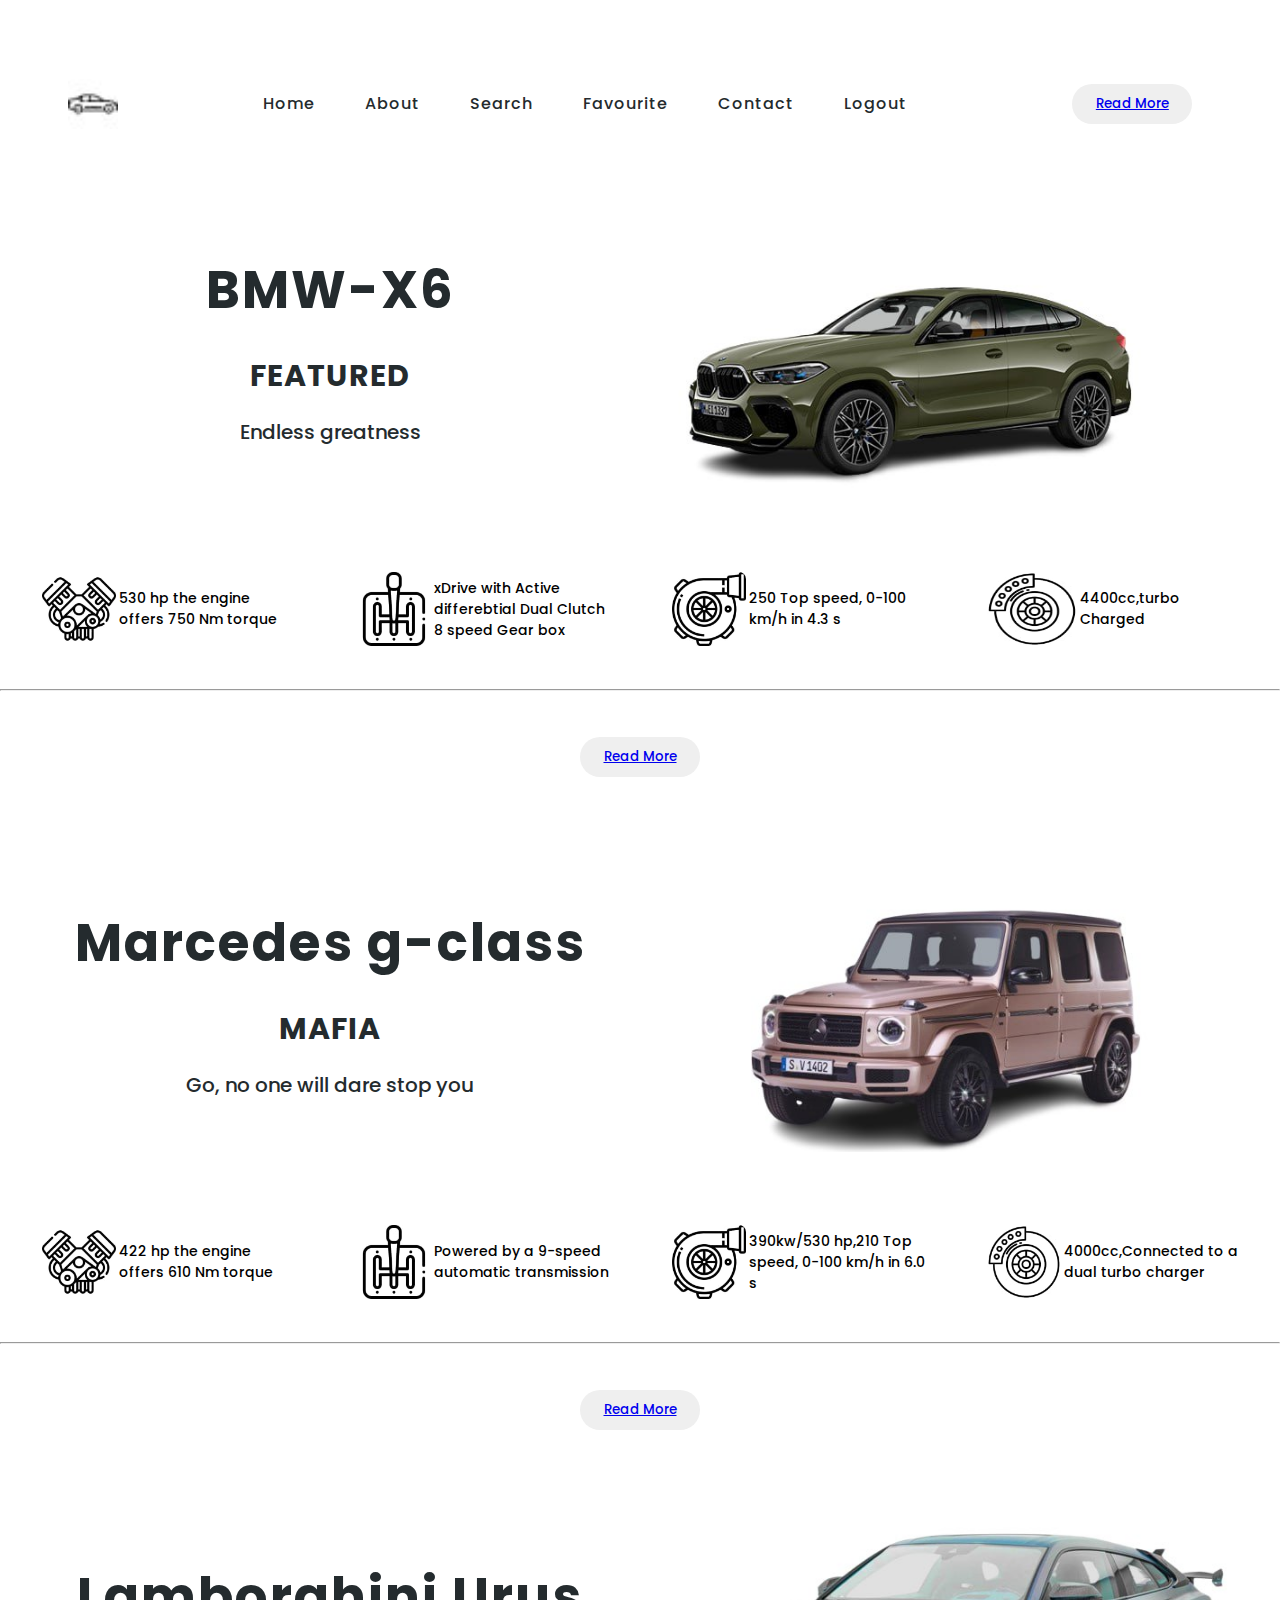
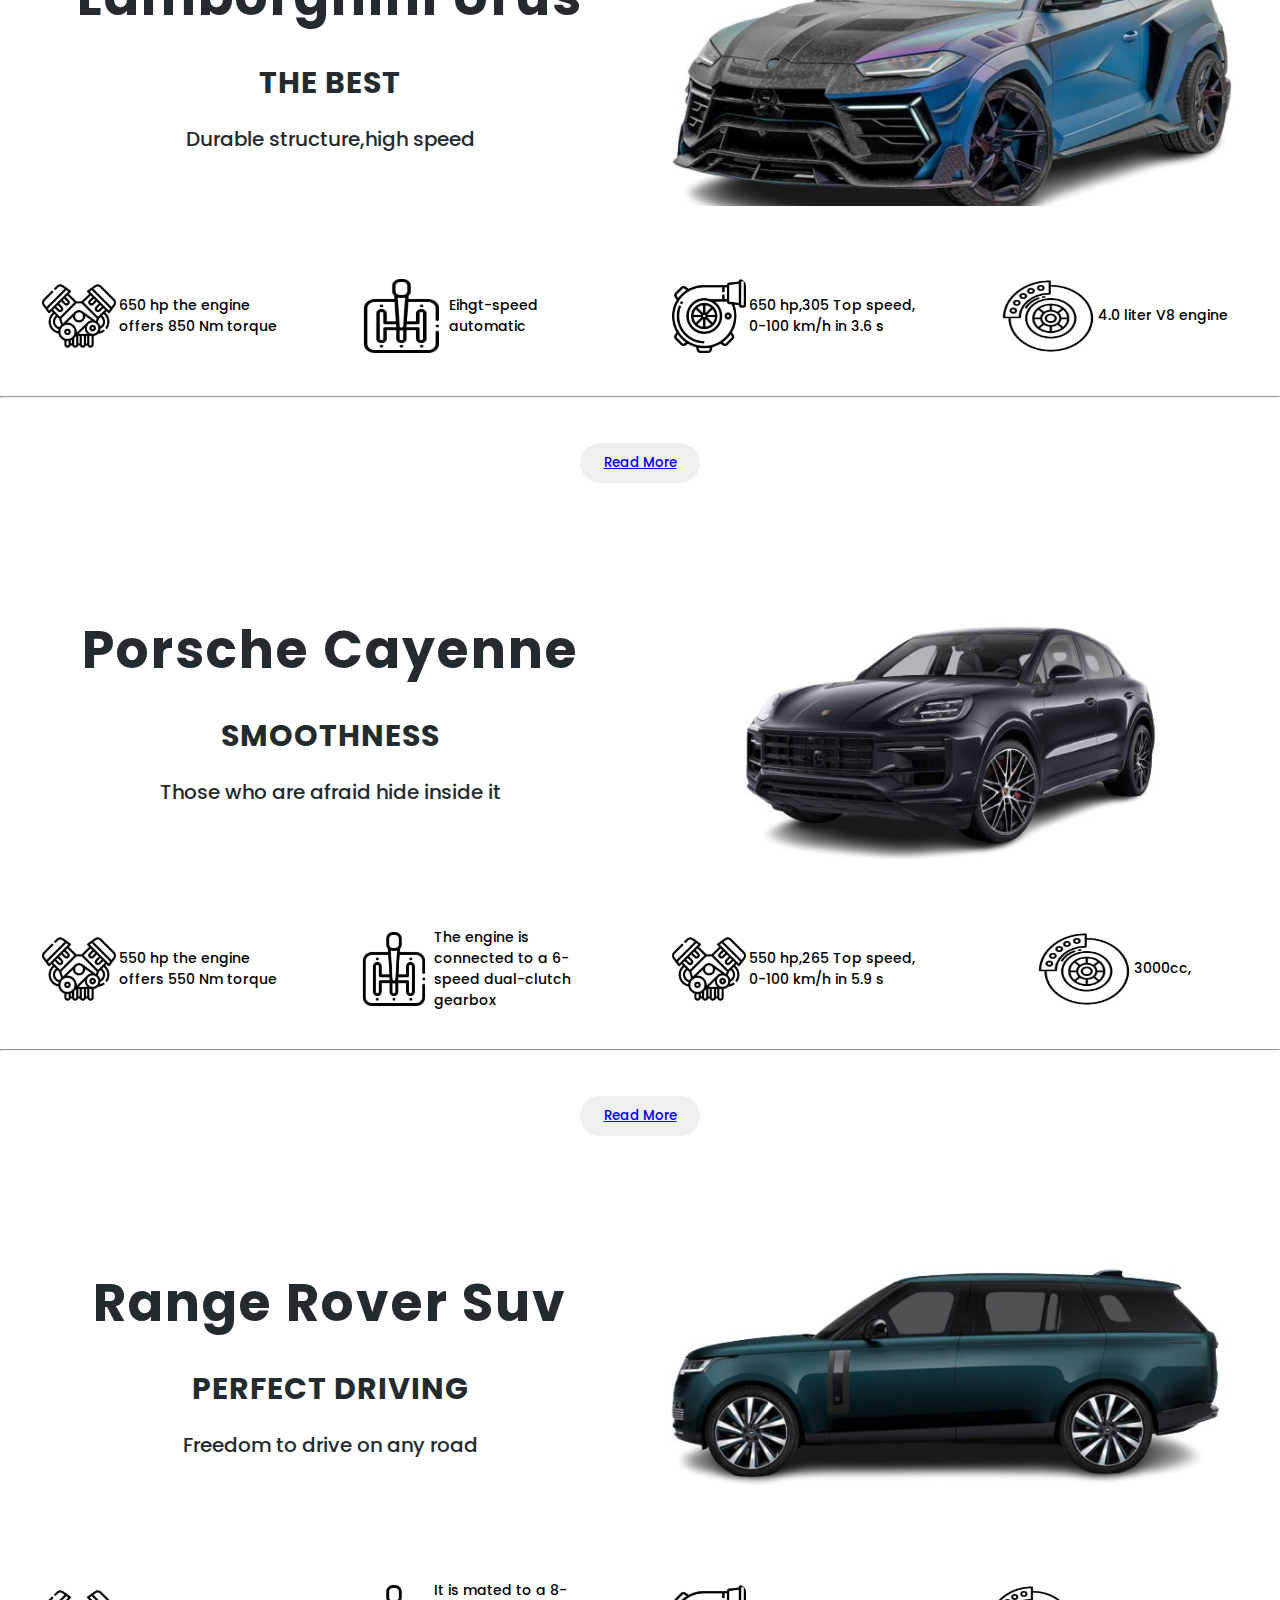
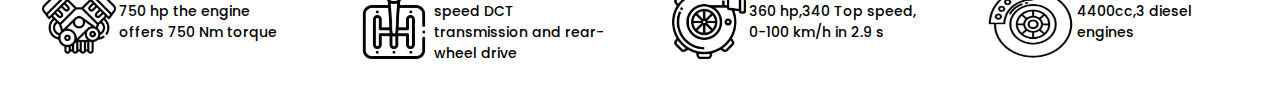
<file: 4X4html.html>
<!DOCTYPE html>
<html lang="en">
<head>
    <meta charset="UTF-8">
    <meta name="viewport" content="width=device-width, initial-scale=1.0">
    <title>4x4 cars</title>
    <link rel="stylesheet" href="4X4css.css">
</head>
<body>
    <p class="mahmoudd">By Mahmoud Ashraf</p>
    <div class="container">
        <div class="header">
            <div class="logo">

            </div>
            <div class="nav">
                <ul>
                    <li><a href="cars.html">Home</a></li>
                    <li><a href="about.html">About</a></li>
                    <li><a href="ser.html"style="--i:3;">Search</a></li>
                    <li><a href="yahya.html">Favourite</a></li>
                    <li><a href="MIna.html">Contact</a></li>
                    <li><a href="index.html" style="--i:6;">Logout</a></li>
                </ul>
            </div>
            <div class="buttons">
                <button><a href="https://www.bmwusa.com/vehicles/x-models/x6/sports-activity-coupe/overview.html"target="_blauk">Read More</a></button>
                

            </div>
        </div>
         
         <div class="main_content">
            <div class="content">
                <h1>BMW-X6 <br><span>FEATURED</span></h1>
                <p>Endless greatness</p>
            </div>
            <div class="car_img">
                 
            </div>
         </div>
        <div class="futures">
            <div class="engine">
                <img src="engine.jpeg">
                <p>530 hp the engine offers 750 Nm torque</p>
            </div>
            <div class="transmission">
                <img src="trans.jpeg">
                <p>xDrive with Active differebtial Dual Clutch 8 speed Gear box</p>
            </div>
            <div class="power">
                <img src="turbo.jpeg">
                <p>250 Top speed, 0-100 km/h in 4.3 s</p>
            </div>
            <div class="brake">
                <img src="brackes.jpeg">
                <p>4400cc,turbo Charged</p>
            </div>
        </div>
    </div>
   

<hr>





    

    <div class="containerg">
            <div class="headerg">
                
                <div class="buttonsg">
                    <button><a href="https://www.mercedes-benz.com.eg/en/passengercars/models/suv/g-class/overview.html"target="_blauk">Read More</a></button>
                    

                </div>
            </div>
            
            <div class="main_contentg">
                <div class="contentg">
                    <h1>Marcedes g-class<br><span>MAFIA</span></h1>
                    <p>Go, no one will dare stop you</p>
                </div>
                <div class="car_imgg">
                    
                </div>
            </div>
            <div class="futuresg">
                <div class="engineg">
                    <img src="engine.jpeg">
                    <p>422 hp the engine offers 610 Nm torque</p>
                </div>
                <div class="transmissiong">
                    <img src="trans.jpeg">
                    <p>Powered by a 9-speed automatic transmission</p>
                </div>
                <div class="powerg">
                    <img src="turbo.jpeg">
                    <p>390kw/530 hp,210 Top speed, 0-100 km/h in 6.0 s</p>
                </div>
                <div class="brakeg">
                    <img src="brackes.jpeg">
                    <p>4000cc,Connected to a dual turbo charger</p>
                </div>
            </div>
        </div>
    
<hr>    








    <div class="containerlm">
        <div class="headerlm">
            
            <div class="buttonslm">
                <button><a href="https://www.lamborghini.com/en-en/history/urus"target="_blauk">Read More</a></button>
                

            </div>
        </div>
         
         <div class="main_contentlm">
            <div class="contentlm">
                <h1>Lamborghini Urus <br><span>The Best</span></h1>
                <p>Durable structure,high speed</p>
            </div>
            <div class="car_imglm">
                 
            </div>
         </div>
        <div class="futureslm">
            <div class="enginelm">
                <img src="engine.jpeg">
                <p>650 hp the engine offers 850 Nm torque</p>
            </div>
            <div class="transmissionlm">
                <img src="trans.jpeg">
                <p>Eihgt-speed automatic</p>
            </div>
            <div class="powerlm">
                <img src="turbo.jpeg">
                <p>650 hp,305 Top speed, 0-100 km/h in 3.6 s</p>
            </div>
            <div class="brakelm">
                <img src="brackes.jpeg">
                <p>4.0 liter V8 engine</p>
            </div>
        </div>
    </div> 
    
    
<hr>










    <div class="containerpo">
        <div class="headerpo">
            
            <div class="buttonspo">
                <button><a href="https://www.porsche.com/international/models/cayenne/"target="_blauk">Read More</a></button>
                

            </div>
        </div>
         
         <div class="main_contentpo">
            <div class="contentpo">
                <h1>Porsche Cayenne <br><span>Smoothness</span></h1>
                <p>Those who are afraid hide inside it</p>
            </div>
            <div class="car_imgpo">
                 
            </div>
         </div>
        <div class="futurespo">
            <div class="enginepo">
                <img src="engine.jpeg">
                <p>550 hp the engine offers 550 Nm torque</p>
            </div>
            <div class="transmissionpo">
                <img src="trans.jpeg">
                <p>The engine is connected to a 6-speed dual-clutch gearbox</p>
            </div>
            <div class="powerpo">
                <img src="engine.jpeg">
                <p>550 hp,265 Top speed, 0-100 km/h in 5.9 s</p>
            </div>
            <div class="brakepo">
                <img src="brackes.jpeg">
                <p>3000cc,</p>
            </div>
        </div>
    </div>



<hr>









    <div class="containerr">
        <div class="headerr">
            
            <div class="buttonsr">
                <button><a href="https://www.landrover.com/range-rover/range-rover/index.html"target="_blauk">Read More</a></button>
                

            </div>
        </div>
         
         <div class="main_contentr">
            <div class="contentr">
                <h1>Range Rover Suv <br><span>Perfect Driving</span></h1>
                <p>Freedom to drive on any road</p>
            </div>
            <div class="car_imgr">
                 
            </div>
         </div>
        <div class="futuresr">
            <div class="enginer">
                <img src="engine.jpeg">
                <p>750 hp the engine offers 750 Nm torque</p>
            </div>
            <div class="transmissionr">
                <img src="trans.jpeg">
                <p>It is mated to a 8-speed DCT transmission and rear-wheel drive</p>
            </div>
            <div class="powerr">
                <img src="turbo.jpeg">
                <p>360 hp,340 Top speed, 0-100 km/h in 2.9 s</p>
            </div>
            <div class="braker">
                <img src="brackes.jpeg">
                <p>4400cc,3 diesel engines</p>
            </div>
        </div>
    </div>


</body>

</html>
</file>
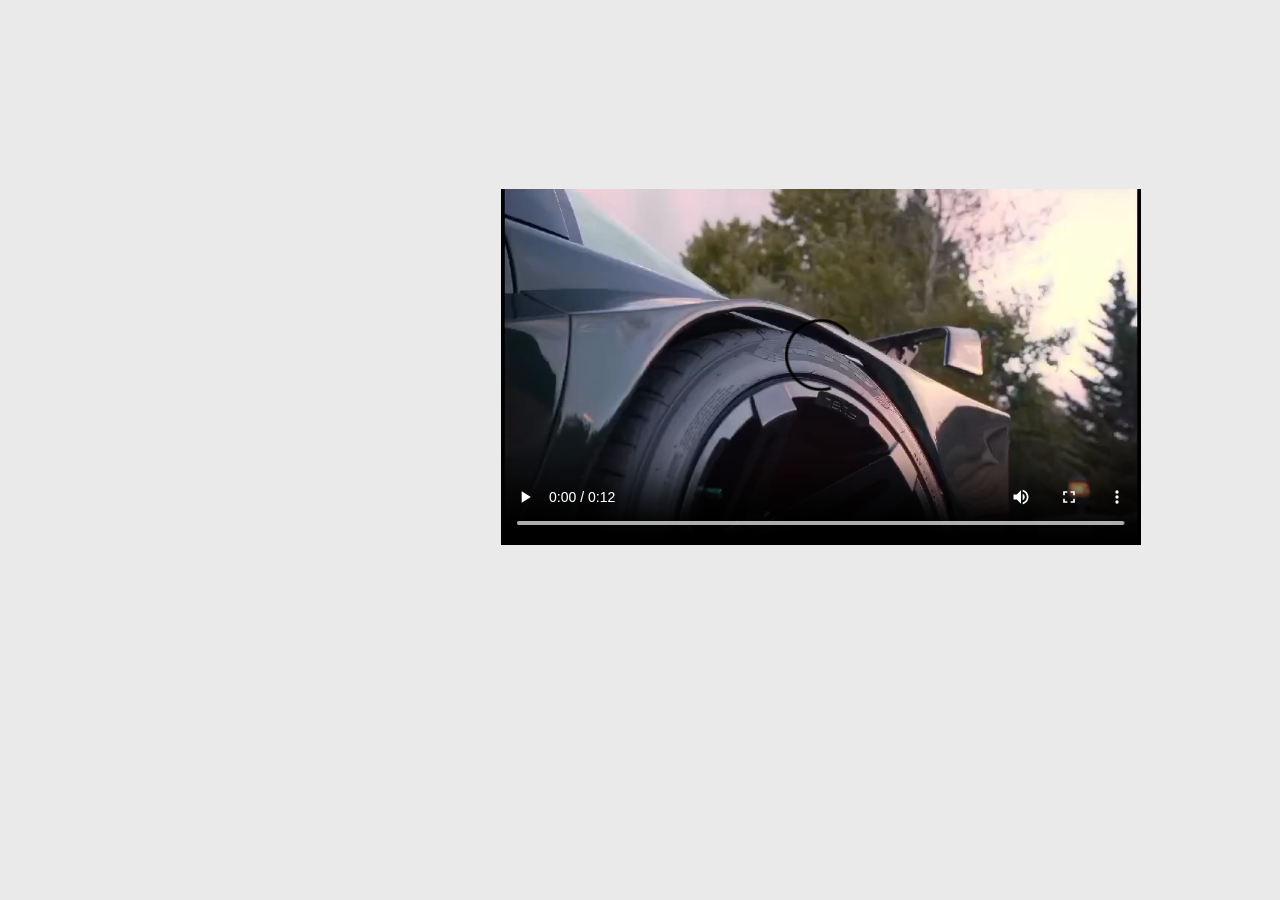
<file: about.html>
<!DOCTYPE html>
<html lang="en">
<head>
    <meta charset="UTF-8">
    <meta name="viewport" content="width=device-width, initial-scale=1.0">
    <title>Document</title>
    <link rel="stylesheet" href="about.css">
</head>
<body>
    <header class="header">
        <p class="logo">Cars</p>
        <p class="mahmoud">By Mahmoud</p>
        <nav class="navbar">
            <a href="cars.html"style="--i:1;">Home</a>
            <a href="#"  class="active"style="--i:2;">About</a>
            <a href="ser.html"style="--i:3;">Search</a>
            <a href="yahya.html"style="--i:4;">Favourite</a>
            <a href="MIna.html"style="--i:5;">Contact</a>
            <a href="index.html" style="--i:6;">Logout</a>
            
        </nav>
    </header>
    <div class="create">
        <h2>Done By..</h2>
    </div>
    <div class="about">
        <p>"Mahmoud Hossam"</p>
        <br>
        <p>"Mahmoud Ashraf"</p>
        <br>
        <p>"Yassin Yasser"</p>
        <br>
        <p>"Mina Hany"</p>
        <br>
        <p>"Yahya"</p>
    </div>
    <div class="videoo">
        <video controls autoplay>
            <source src="videoo.mp4" type="video/mp4">
            Your browser does not support the video tag.
        </video>
    </div>
</body>
</html>
</file>
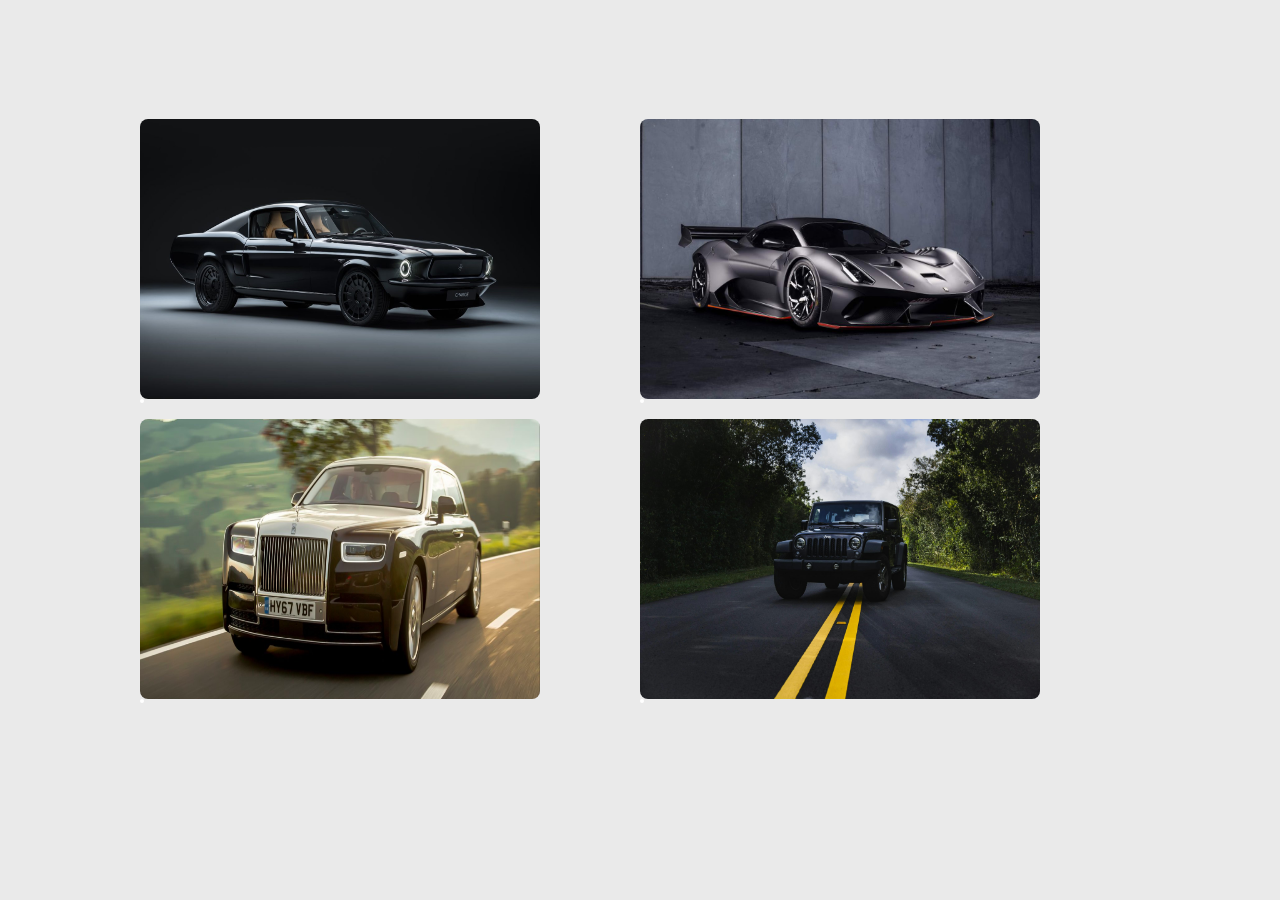
<file: mahmoud.html>
<!DOCTYPE html>
<html lang="en">
<head>
    <meta charset="UTF-8">
    <meta name="viewport" content="width=device-width, initial-scale=1.0">
    <title>Document</title>
    <link rel="stylesheet" href="style.css">
</head>
<body>
  <header class="header">
    <p class="logo">Cars Types</p>
    <p class="mahmoud">By Mahmoud</p>
    <nav class="navbar">
        <a href="cars.html"style="--i:1;">Home</a>
        <a href="about.html"style="--i:2;">About</a>
        <a href="ser.html"style="--i:3;">Search</a>
        <a href="yahya.html"style="--i:4;">Favourite</a>
        <a href="MIna.html"style="--i:5;">Contact</a>
        <a href="index.html" style="--i:6;">Logout</a>

        <div class="home">
            <div class="img">
                
            </div>
        </div>
        
    </nav>
</header>

<a href="sport.html" class="card">
    <div class="image-box">
        <img src="ferrari.jpg" >
    </div>
    <div class="content">
        <h2>Race Cars</h2>
        <p>
            Want to race haaaah...
        </p>
    </div>
</a>

<a href="4X4html.html" class="card">
    <div class="image-box">
        <img src="jeep" >
    </div>
    <div class="content">
        <h2>4x4 Cars</h2>
        <p>
            If you want to climb...you must have one.
        </p>
    </div>
</a>


<a href="yahya2.html" class="card1">
    <div class="image-box">
        <img src="mustang.jpg" >
    </div>
    <div class="content">
        <h2>Classic Cars</h2>
        <p>
            "Old is gold"...Sha5bat 3ala el kalam.
        </p>
    </div>
</a>


<a href="MIna2.html" class="card1">
    <div class="image-box">
        <img src="rolls.png">
    </div>
    <div class="content">
        <h2>Luxury Cars</h2>
        <p>
            I think you can't afford it.
        </p>
    </div>
</a>
<audio autoplay>
    <source src="audioo.wav" type="audio/mpeg">
</audio>
</body>
</html>
</file>
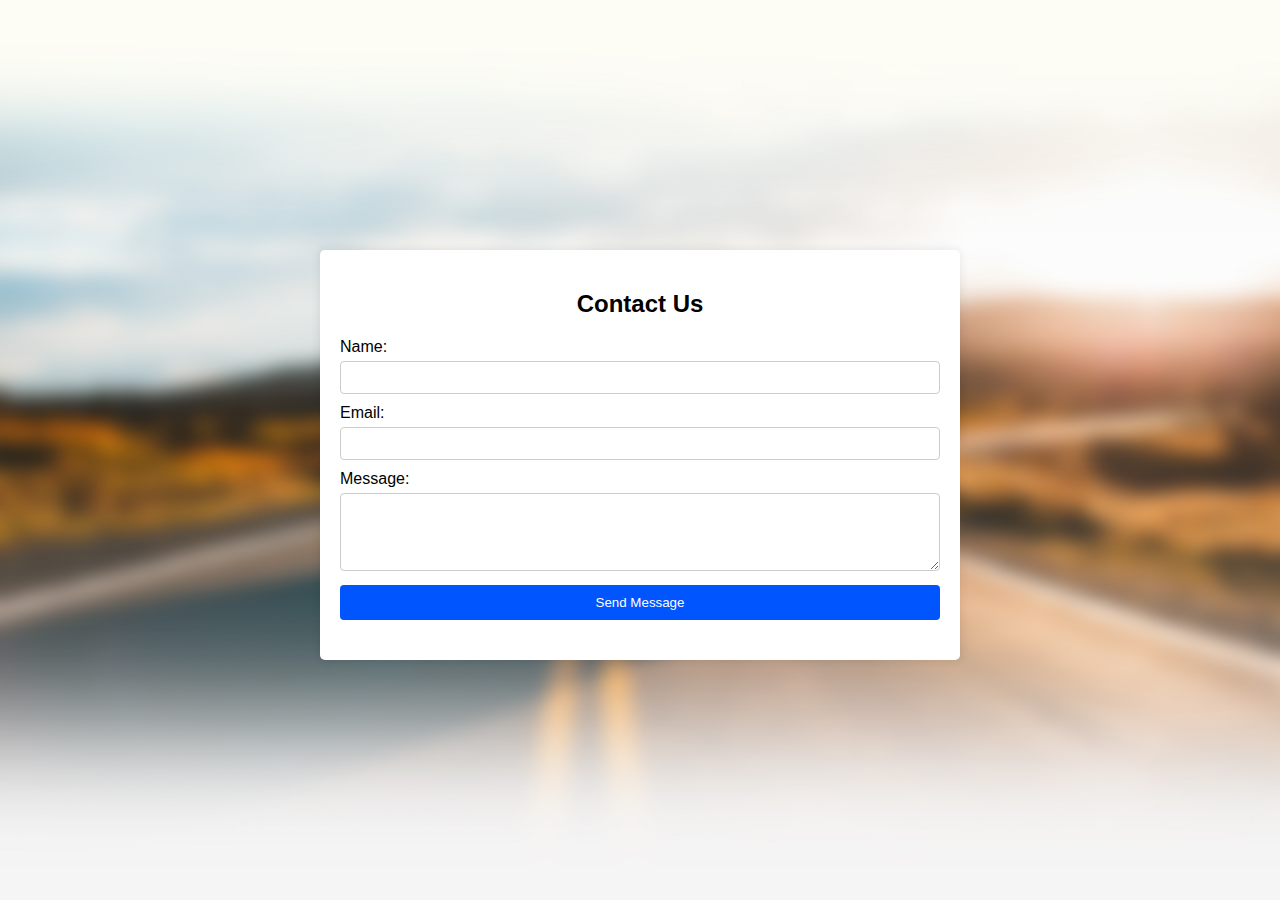
<file: MIna.html>
<!DOCTYPE html>
<html lang="en">
<head>
  <meta charset="UTF-8">
  <meta name="viewport" content="width=device-width, initial-scale=1.0">
  <title>Contact Us</title>
  <link rel="stylesheet" href="Css.css">
</head>
<body>
  <header class="header">
    <p class="logo">Cars</p>
    <p class="mina">By Mina</p>
    <nav class="navbar">
        <a href="cars.html"style="--i:1;">Home</a>
        <a href="about.html" style="--i:2;">About</a>
        <a href="yahya.html"style="--i:3;">Favourite</a>
        <a href="ser.html"style="--i:4;">Search</a>
        <a href="MIna.html" style="--i:5;">Contact</a>
        <a href="index.html"style="--i:6;">Logout</a>
    </nav>
</header>
  <div class="container">
    <h2>Contact Us</h2>
    <form id="contact-form">
      <label for="name">Name:</label>
      <input type="text" id="name" name="name" required>
      
      <label for="email">Email:</label>
      <input type="email" id="email" name="email" required>
      
      <label for="message">Message:</label>
      <textarea id="message" name="message" rows="4" required></textarea>
      
      <button type="submit">Send Message</button>
    </form>
    <div id="response"></div>
  </div>

  <script src="MM.js"></script>
</body>
</html>
</file>
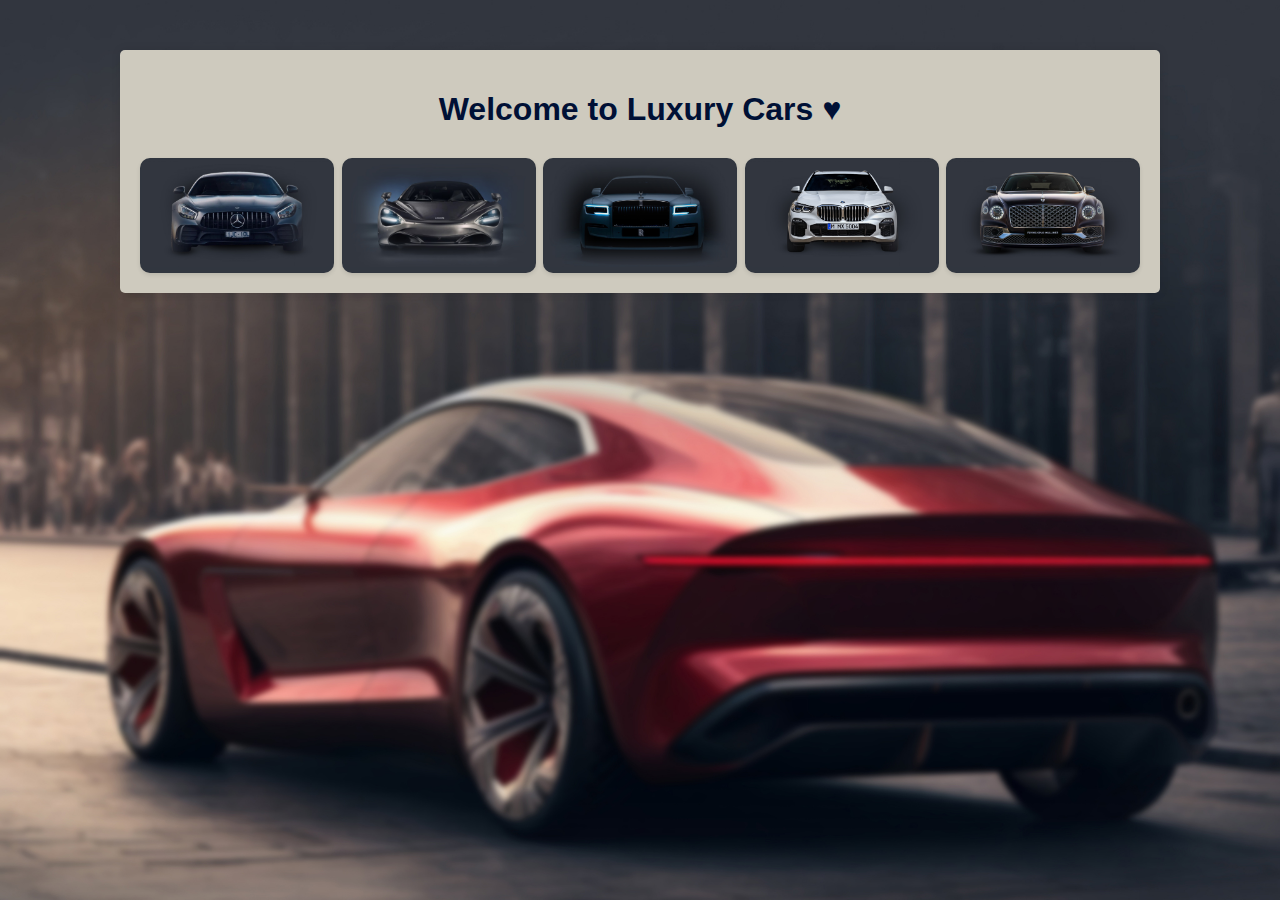
<file: MIna2.html>
<!DOCTYPE html>
<html lang="en">
<head>
  <meta charset="UTF-8">
  <meta name="viewport" content="width=device-width, initial-scale=1.0">
  <title>Luxury Cars</title>
  <link rel="stylesheet" href="Csslax.css">
</head>
<body>
  <header class="header">
    <p class="logo">Luxury Cars</p>
    <p class="mina">By Mina</p>
    <nav class="navbar">
        <a href="cars.html"style="--i:1;">Home</a>
        <a href="about.html"style="--i:2;">About</a>
        <a href="ser.html"style="--i:3;">Search</a>
        <a href="yahya.html"style="--i:4;">Favourite</a>
        <a href="MIna.html"style="--i:5;">Contact</a>
        <a href="index.html" style="--i:6;">Logout</a>

        <div class="home">
            <div class="img">
                
            </div>
        </div>
        
    </nav>
</header>
  <div class="container">
    <h1>Welcome to Luxury Cars &#9829</h1>
    <div id="car-list" class="car-list">
      <!-- Cars here -->
    </div>
    <div id="car-details" class="car-details">
      <!-- Car here -->
    </div>
  </div>

  <script src="MMM.js"></script>
</body>
</html>
</file>
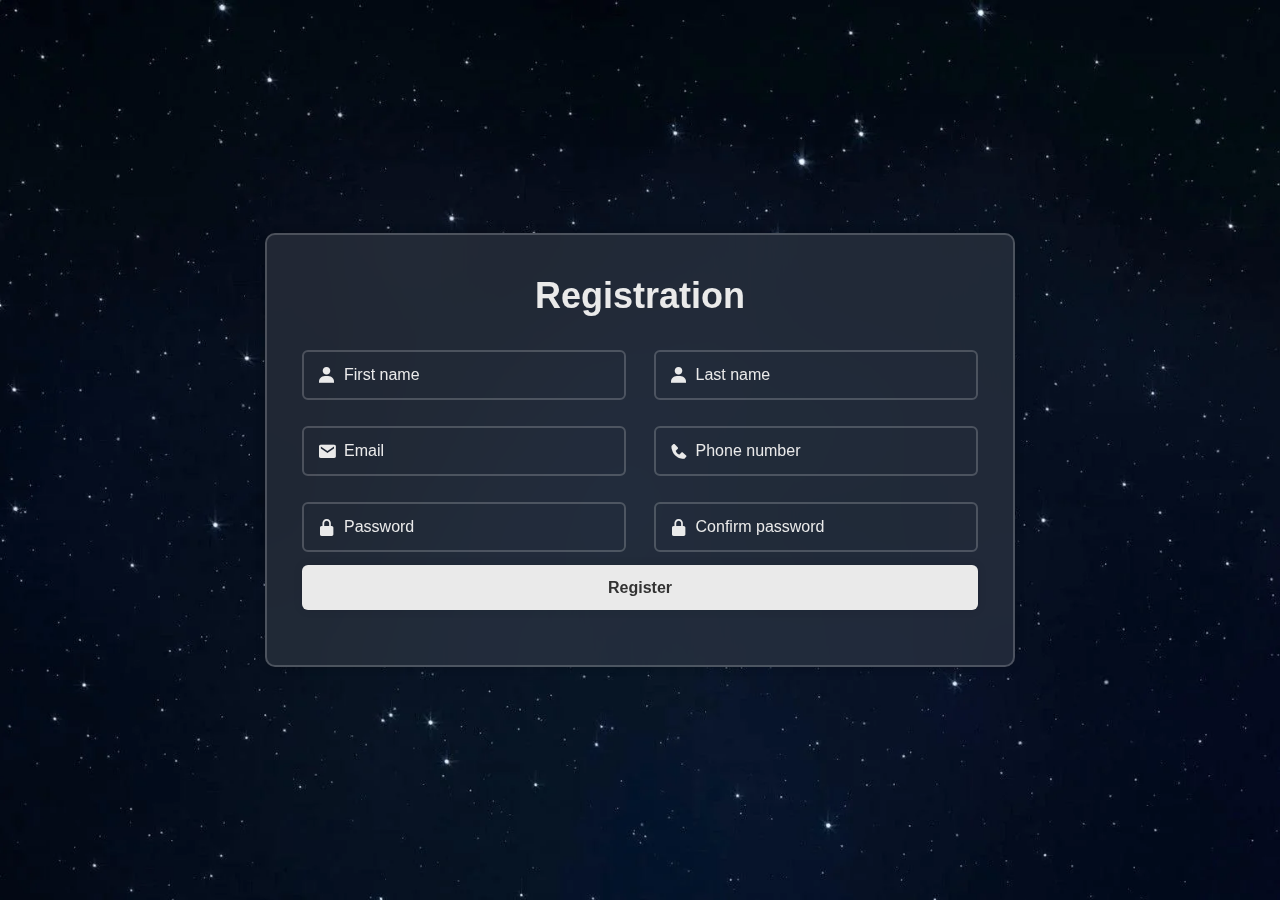
<file: registration.html>
<!DOCTYPE html>
<html lang="en">

<head>
    <meta charset="UTF-8">
    <meta name="viewport" content="width=device-width, initial-scale=1.0">
    <title>Registration Form</title>
    <link rel="stylesheet" href="style2.css">
    <link href='https://unpkg.com/boxicons@2.1.4/css/boxicons.min.css' rel='stylesheet'>
    <script>
        function redirectToHomePage() {
            var firstName = document.getElementById('first-name').value;
            var lastName = document.getElementById('last-name').value;
            var email = document.getElementById('email').value;
            var phoneNumber = document.getElementById('phone-number').value;
            var password = document.getElementById('password').value;
            var confirmPassword = document.getElementById('confirm-password').value;
            if (firstName && lastName && email && phoneNumber && password && confirmPassword) {
                window.location.href = '\cars.html';
            }
            else {
                alert("Please fill in all fields.");
            }
        }
    </script>
</head>

<body>
    <div class="wrapper">
        <form>
            <h1>Registration </h1>

            <div class="input-box">
                <div class="input-field">
                    <input type="text" id="first-name" placeholder="First name" required>
                    <i class='bx bxs-user'></i>
                </div>
                <div class="input-field">
                    <input type="text" id="last-name" placeholder="Last name" required>
                    <i class='bx bxs-user'></i>
                </div>

            </div>

            <div class="input-box">
                <div class="input-field">
                    <input type="email" id="email" placeholder="Email" required>
                    <i class='bx bxs-envelope'></i>
                </div>
                <div class="input-field">
                    <input type="tel" id="phone-number" placeholder="Phone number" required>
                    <i class='bx bxs-phone'></i>
                </div>

            </div>

            <div class="input-box">
                <div class="input-field">
                    <input type="password" id="password" placeholder="Password" required>
                    <i class='bx bxs-lock-alt'></i>
                </div>
                <div class="input-field">
                    <input type="password" id="confirm-password" placeholder="Confirm password" required>
                    <i class='bx bxs-lock-alt'></i>
                </div>

            </div>
            <button type="button" class="btn" onclick="redirectToHomePage()">Register</button>
        </form>
    </div>
</body>

</html>
</file>
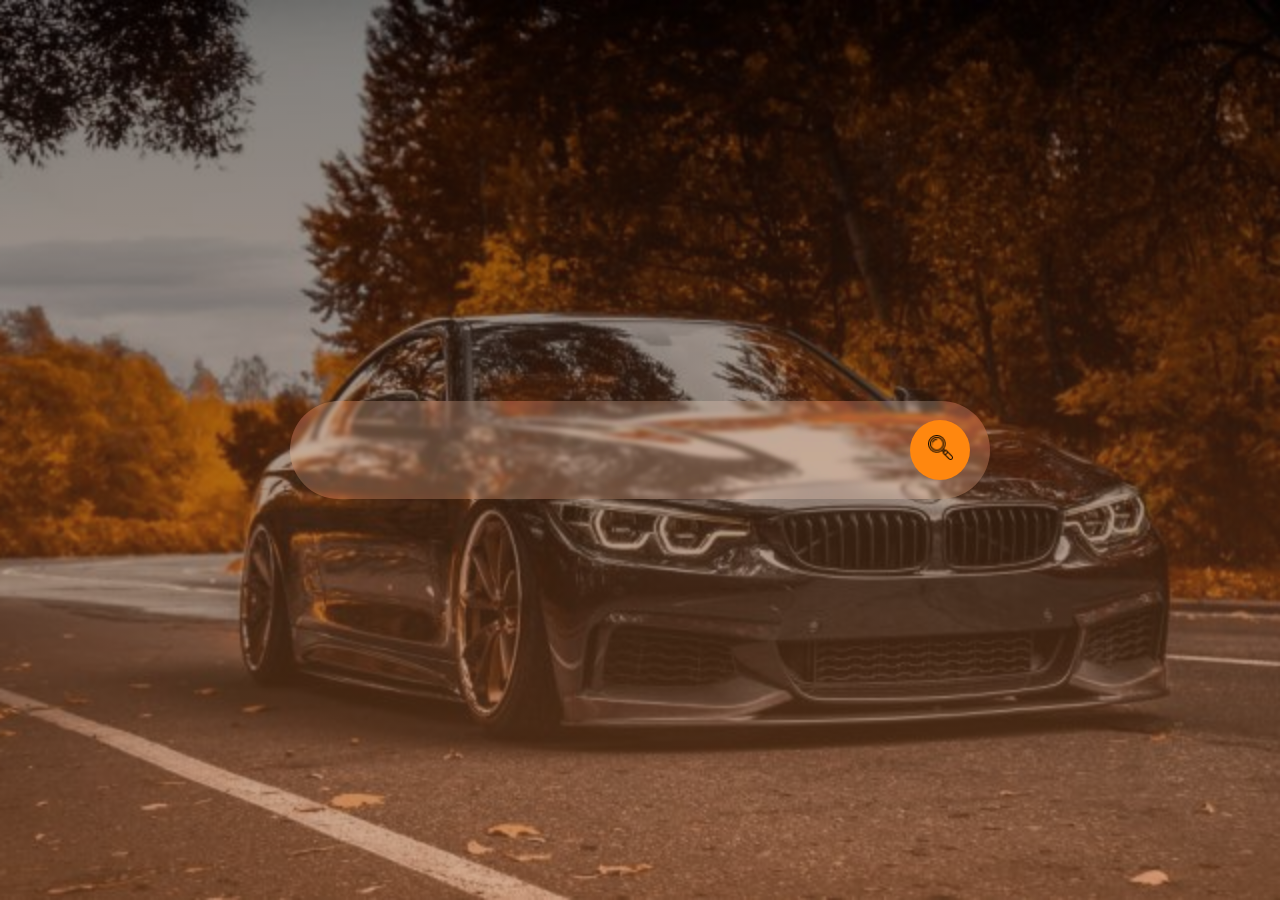
<file: ser.html>
<!DOCTYPE html>
<html lang="en">
<head>
    <meta charset="UTF-8">
    <meta name="viewport" content="width=device-width, initial-scale=1.0">
    <title>search Bar </title>
    <link rel="stylesheet" href="ser.css">
</head>
<body>
    <header class="header">
        <p class="logo">Cars</p>
        <p class="mahmoud">By Mahmoud Ashraf</p>
        <nav class="navbar">
            <a href="cars.html"style="--i:1;">Home</a>
            <a href="about.html"  style="--i:2;">About</a>
            <a href="#"class="active"style="--i:3;">Search</a>
            <a href="yahya.html"style="--i:4;">Favourite</a>
            <a href="MIna.html"style="--i:5;">Contact</a>
            <a href="index.html" style="--i:6;">Logout</a>
            
        </nav>
    </header>
     <div class="container">
        <form action="https://www.google.com/search" method="get" class="search-bar">
            <input type="text" placeholoder="searsh google about any car" name="q">
            <button type="submit"><img src="transparency.png"></button>
        </form>
     </div>
</body>
</html>
</file>
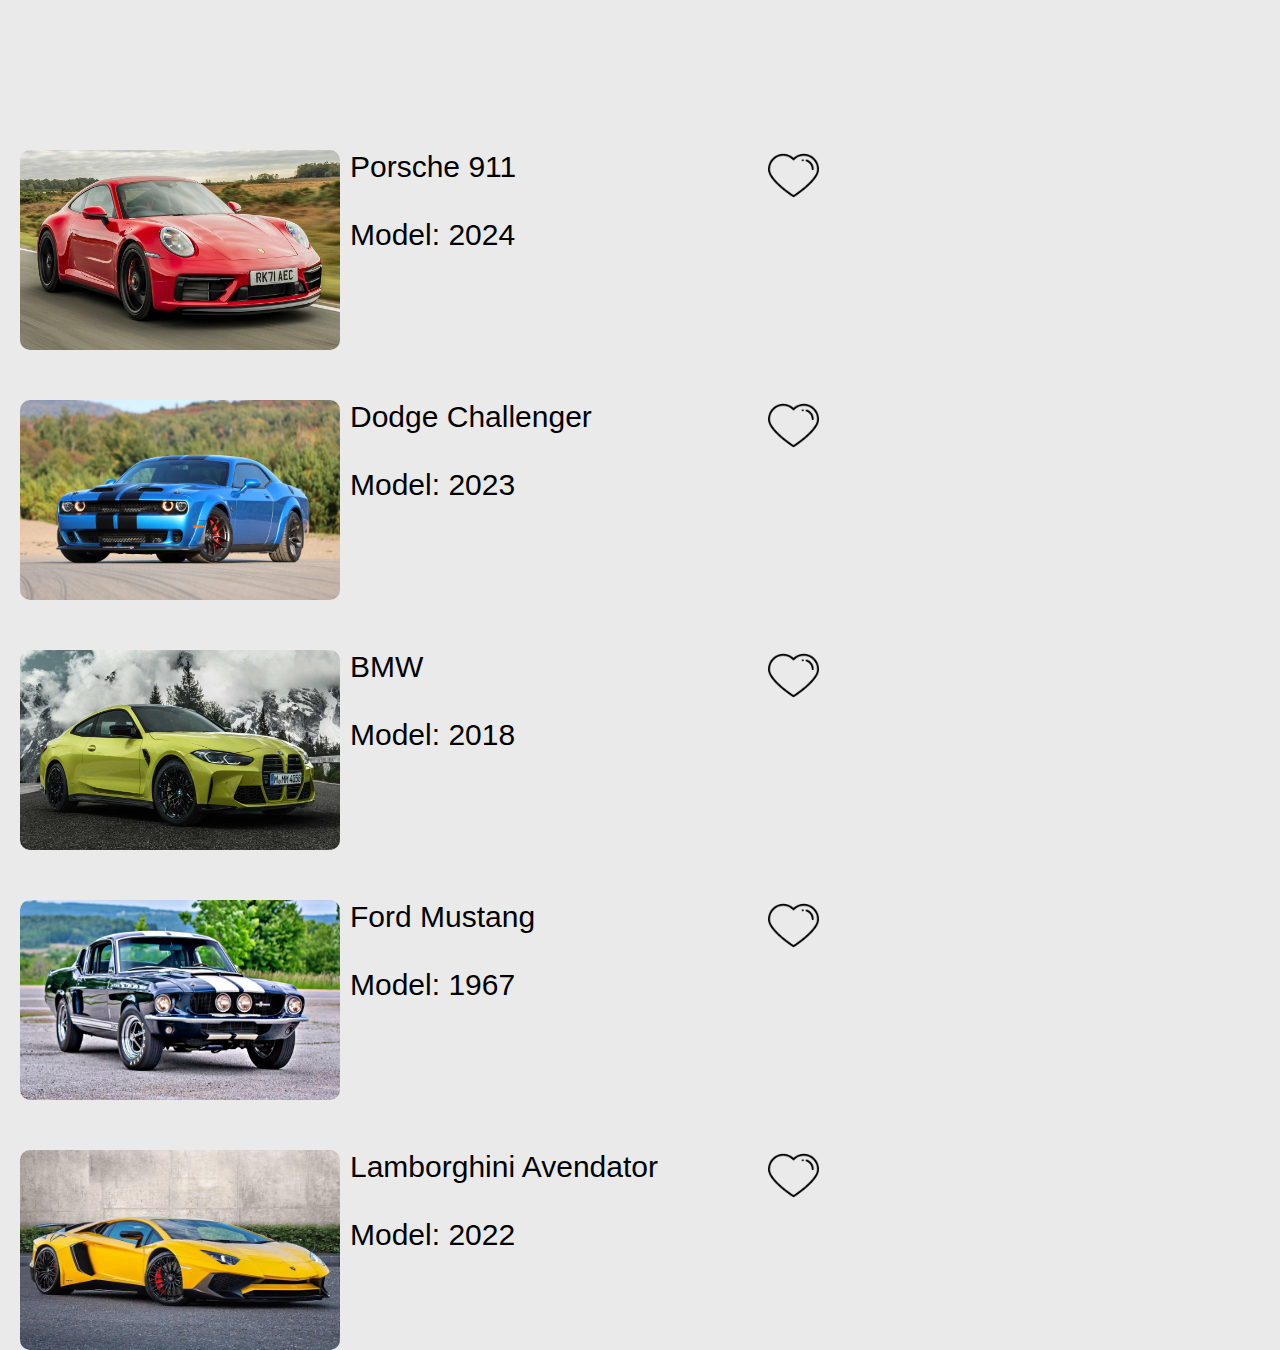
<file: yahya.html>
<!DOCTYPE html>
<html lang="en">
<head>
    <meta charset="UTF-8">
    <meta name="viewport" content="width=device-width, initial-scale=1.0">
    <title>Document</title>
    <link rel="stylesheet" href="yahya.css">
    <script src="yahya.js"></script></head>
<body>
    <header class="header">
        <p class="logo">Cars</p>
        <p class="yahya">By Yahya</p>
        <nav class="navbar">
            <a href="cars.html"style="--i:1;">Home</a>
            <a href="about.html"style="--i:2;">About</a>
            <a href="ser.html"style="--i:3;">Search</a>
            <a href="#" class="active"style="--i:4;">Favourite</a>
            <a href="MIna.html"style="--i:5;">Contact</a>
            <a href="index.html" style="--i:6;">Logout</a>

            
        </nav>
    </header>
        <div class="porsche">
        <img src="Porschee.jpg">
        <p>Porsche 911<br><br>Model: 2024</p>
        </div>
        <div class="like1">
        <img id="imageToggle1" src="heart.empty.png" alt="First Image" onclick="toggleImage1()" width="10%" height="10%">
        </div>
        <div class="dodge">
        <img src="Dodgee.jpeg">
        <p>Dodge Challenger<br><br>Model: 2023</p>
        </div>
        <div class="like2">
        <img id="imageToggle2" src="heart.empty.png" alt="First Image" onclick="toggleImage2()" width="10%" height="10%">
        </div>
        <div class="bmw">
            <img src="BMWw.jpg">
            <p>BMW <br><br>Model: 2018</p>
            </div>
            <div class="like3">
            <img id="imageToggle3" src="heart.empty.png" alt="First Image" onclick="toggleImage3()" width="10%" height="10%">
            </div>
            <div class="ford">
                <img src="Ford.avif">
                <p>Ford Mustang <br><br>Model: 1967</p>
                </div>
                <div class="like4">
                <img id="imageToggle4" src="heart.empty.png" alt="First Image" onclick="toggleImage4()" width="10%" height="10%">
                </div>
                <div class="lamborghini">
                    <img src="Lamborghinii.webp">
                    <p>Lamborghini Avendator <br><br>Model: 2022</p>
                    </div>
                    <div class="like5">
                    <img id="imageToggle5" src="heart.empty.png" alt="First Image" onclick="toggleImage5()" width="10%" height="10%">
                    </div>
    </body>
    </html>
</file>
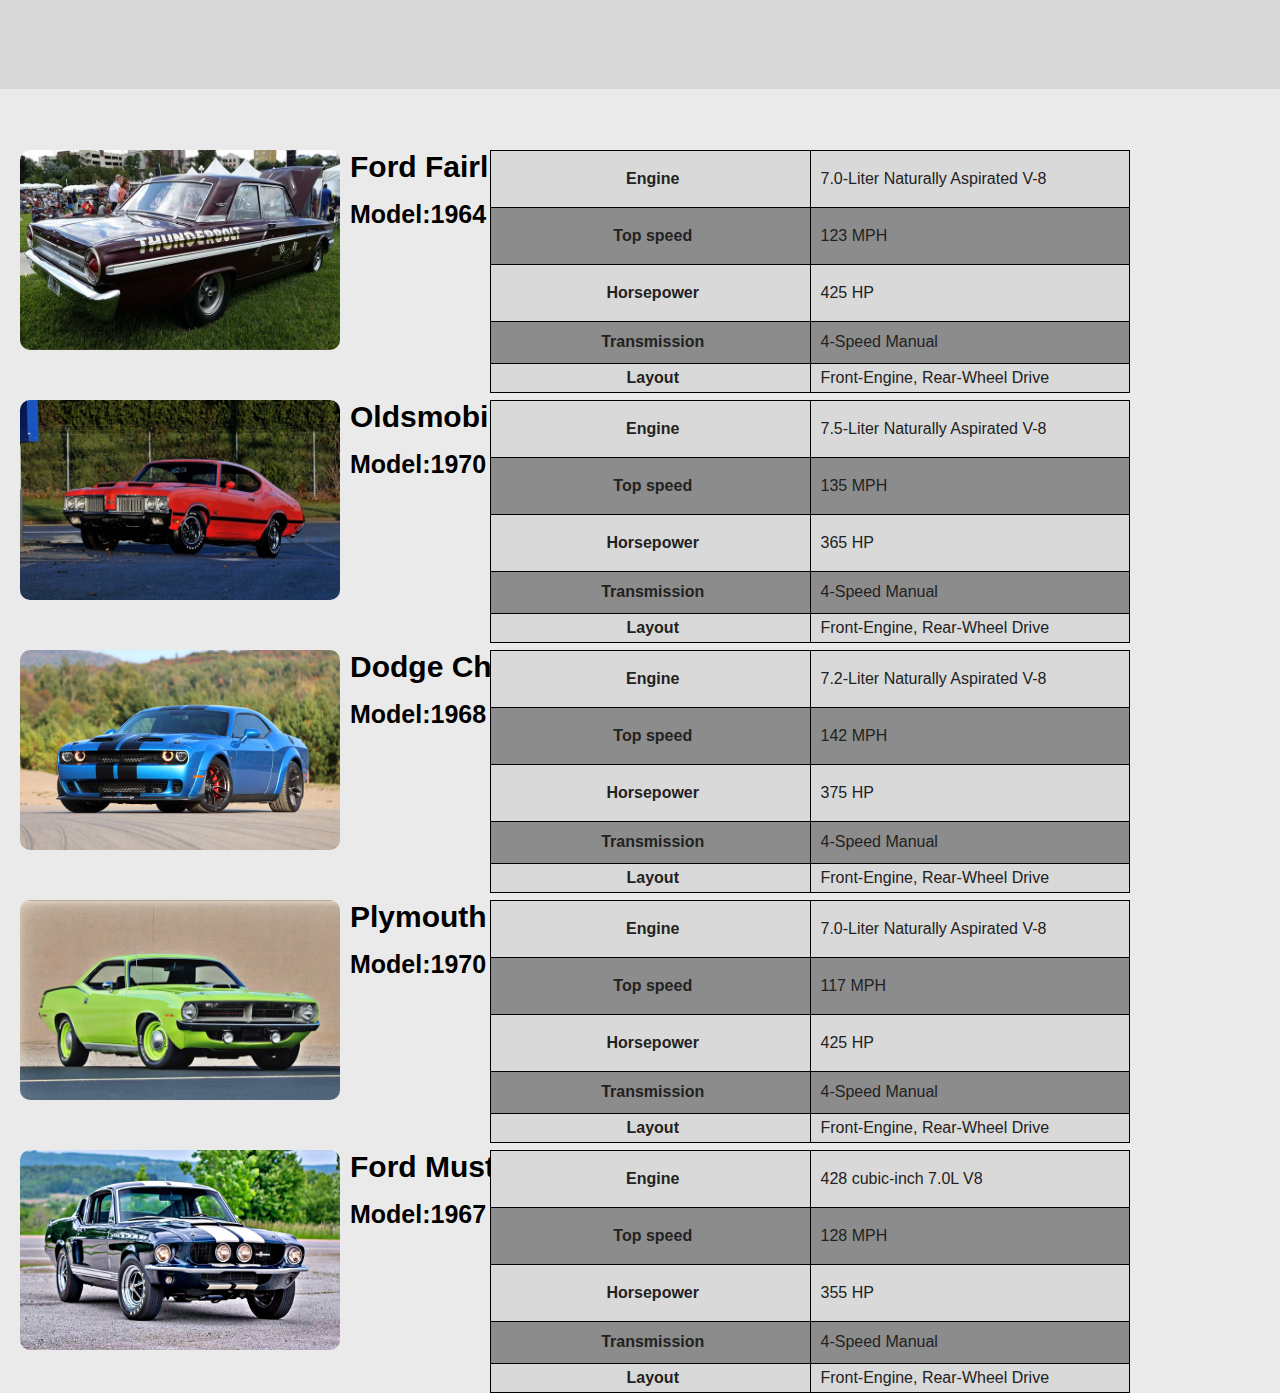
<file: yahya2.html>
<html lang="en">
<head>
    <meta charset="UTF-8">
    <meta name="viewport" content="width=device-width, initial-scale=1.0">
    <title>Document</title>
    <link rel="stylesheet" href="yahya2.css">

</head>
<body>
    <header class="header">
        <p class="logo">Cars</p>
        <p class="yahya">By Yahya</p>
        <nav class="navbar">
            <a href="cars.html" style="--i:1;">Home</a>
            <a href="about.html" style="--i:2;">About</a>
            <a href="ser.html" style="--i:3;">Search</a>
            <a href="yahya.html" style="--i:4;">Favourite</a>
            <a href="MIna.html" style="--i:5;">Contact</a>
            <a href="index.html"style="--i:6;">Logout</a>
           

            
        </nav>
    </header>
    <div class="ford-fairline">
        <img src="ford fairline.avif">
        <h2>Ford Fairline</h2>
        <h5>Model:1964</h5>
        <table class="table1">
            <tr>
              <th>Engine</th>
              <td>7.0-Liter Naturally Aspirated V-8</td>
            </tr>
            <tr>
              <th>Top speed</th>
              <td>123 MPH</td>
            </tr>
            <tr>
                <th>Horsepower</th>
                <td>425 HP</td>
              </tr>
             
              <tr>
                <th>Transmission</th>
                <td>4-Speed Manual</td>
              </tr> 
              <tr>
                <th>Layout</th>
                <td>Front-Engine, Rear-Wheel Drive</td>
              </tr>
          </table>

    </div> 
    <div class="oldsmobile">
        <img src="oldsmobile.avif">
        <h2>Oldsmobile</h2>
        <h5>Model:1970</h5>
        <table class="table2">
            <tr>
              <th>Engine</th>
              <td>7.5-Liter Naturally Aspirated V-8</td>
            </tr>
            <tr>
              <th>Top speed</th>
              <td>135 MPH</td>
            </tr>
            <tr>
                <th>Horsepower</th>
                <td>365 HP</td>
              </tr>
             
              <tr>
                <th>Transmission</th>
                <td>4-Speed Manual</td>
              </tr> 
              <tr>
                <th>Layout</th>
                <td>Front-Engine, Rear-Wheel Drive</td>
              </tr>
          </table>

    </div> 
    <div class="dodge2">
        <img src="Dodgee.jpeg">
        <h2>Dodge Charger</h2>
        <h5>Model:1968</h5>
        <table class="table3">
            <tr>
              <th>Engine</th>
              <td>7.2-Liter Naturally Aspirated V-8</td>
            </tr>
            <tr>
              <th>Top speed</th>
              <td>142 MPH</td>
            </tr>
            <tr>
                <th>Horsepower</th>
                <td>375 HP</td>
              </tr>
             
              <tr>
                <th>Transmission</th>
                <td>4-Speed Manual</td>
              </tr> 
              <tr>
                <th>Layout</th>
                <td>Front-Engine, Rear-Wheel Drive</td>
              </tr>
          </table>

    </div> 
    <div class="plymouth">
        <img src="plymouth.avif">
        <h2>Plymouth</h2>
        <h5>Model:1970</h5>
        <table class="table4">
            <tr>
              <th>Engine</th>
              <td>7.0-Liter Naturally Aspirated V-8</td>
            </tr>
            <tr>
              <th>Top speed</th>
              <td>117 MPH</td>
            </tr>
            <tr>
                <th>Horsepower</th>
                <td>425 HP</td>
              </tr>
             
              <tr>
                <th>Transmission</th>
                <td>4-Speed Manual</td>
              </tr> 
              <tr>
                <th>Layout</th>
                <td>Front-Engine, Rear-Wheel Drive</td>
              </tr>
          </table>

    </div>
     <div class="ford">
        <img src="Ford.avif">
        <h2>Ford Mustang</h2>
        <h5>Model:1967</h5>
        <table class="table5">
            <tr>
              <th>Engine</th>
              <td>428 cubic-inch 7.0L V8</td>
            </tr>
            <tr>
              <th>Top speed</th>
              <td>128 MPH</td>
            </tr>
            <tr>
                <th>Horsepower</th>
                <td>355 HP</td>
              </tr>
             
              <tr>
                <th>Transmission</th>
                <td>4-Speed Manual</td>
              </tr> 
              <tr>
                <th>Layout</th>
                <td>Front-Engine, Rear-Wheel Drive</td>
              </tr>
          </table>

    </div>
</body>
</html>
</file>
<file: 4X4css.css>
@import url('https://fonts.googleapis.com/css2?family=Poppins:ital,wght@0,100;0,200;0,300;0,400;0,500;0,600;0,700;0,800;0,900;1,100;1,200;1,300;1,400;1,500;1,600;1,700;1,800;1,900&display=swap');

*{
    padding: 0;
    margin: 0;
    box-sizing: border-box;
    font-family: "Poppins", sans-serif;
}

.mahmoudd{
    font-size: 12px;
    margin-top: 20px;
    color: #222;
    text-decoration: none;
    font-weight: 600;
    opacity: 0;
    animation: slideRight 1s ease forwards;
  }

.container{
    width: 100%;height: 100%;
    display: flex;
    flex-direction: column;
    justify-content: center;

}
.container .header{
    width: 100%;
    margin: 2% auto;
    display: flex;
    flex-direction: row;
    justify-content: space-around;
    align-items: center;

}
.container .header .logo {
    width: 50px;
    height: 50px;
    background: url(sedan.jpeg);
    background-size: cover;
    background-repeat: no-repeat;
}
.container .header .nav ul{
    display: flex;
    gap: 30px;
}
.container .header .nav ul li{
    font-size: 14x;
    font-weight: 500;
    list-style: none;
    letter-spacing: 1px;
}
.container .header .nav ul li a{
    padding: 10px;
    outline: none;
    text-decoration: none;
    cursor: pointer;
    color: #242b2e;
}
.container .header .nav ul li a:hover{
    border-bottom: 2px solid #4facfe;
}
.container .header .buttons{
    display: flex;
    padding: 20px;
    gap: 20px;

}
.container .header .buttons button{
    width: 120px;height: 40px;
    border-radius: 20px;
    border: none;outline: none;
    cursor: pointer;
    font-weight: 500;
    color: #242b2e;
}

.container .header .buttons button:hover{
    color: #ffff;
    background-image: linear-gradient(to right,#26422c 20%,#237244 80%);
}

.container .main_content{
    width: 100%;
    display: grid;
    grid-template-columns: repeat(2,1fr);
    gap: 20px;
    padding: 30px;
}

.container .main_content .content{
    display: flex;
    flex-direction: column;
    justify-content: center;
    text-align: center;
    color: #242b2e;

}

.container .main_content .content h1{
    font-size: 52px;
    letter-spacing: 2px;
}

.container .main_content .content span{
    font-size: 30px;
    letter-spacing: 1px;
    text-transform: uppercase;
}
.container .main_content .content p{
    margin-top: 10px;
    font-size: 20px;
    font-weight: 500;

}
.container .main_content .car_img{
    width: 100%;
    height: 300px;
    background: url(x61.jpg);
    background-repeat: no-repeat;background-size: cover;
}

.container .futures{
    width: 100%;
    padding: 10px;
    display: flex;
    justify-content: center;

}

.container .futures .engine,.transmission,.power,.brake{
    width: 300px;
    height: 90px;
    padding: 4px;
    margin: 25px;
    border-radius: 8px;
    font-size: 14px;
    font-weight: 500;
    display: flex;
    flex-direction: row;
    align-items: center;
    justify-content: center;
    cursor: pointer;
}

.container .futures .engine img,.transmission img,.power img,.brake img{
    width: 100px;height: 80px;
    padding: 3px;
    border-radius: 10px;

}
.container .futures .engine:hover,.transmission:hover,.power:hover,.brake:hover{
    background-image: linear-gradient(to right,#26422c 20%,#237244 80%);
    color: #ffff;
    font-weight: 500;

}











.containerg{
    width: 100%;height: 100%;
    display: flex;
    flex-direction: column;
    justify-content: center;

}
.containerg .headerg{
    width: 100%;
    margin: 2% auto;
    display: flex;
    flex-direction: row;
    justify-content: space-around;
    align-items: center;

}

.containerg .headerg .buttonsg{
    display: flex;
    padding: 20px;
    gap: 20px;

}
.containerg .headerg .buttonsg button{
    width: 120px;height: 40px;
    border-radius: 20px;
    border: none;outline: none;
    cursor: pointer;
    font-weight: 500;
    color: #242b2e;
}

.containerg .headerg .buttonsg button:hover{
    color: #ffff;
    background-image: linear-gradient(to right,#694e2e 20%,#443355 80%);
}

.containerg .main_contentg{
    width: 100%;
    display: grid;
    grid-template-columns: repeat(2,1fr);
    gap: 20px;
    padding: 30px;
}

.containerg .main_contentg .contentg{
    display: flex;
    flex-direction: column;
    justify-content: center;
    text-align: center;
    color: #242b2e;

}

.containerg .main_contentg .contentg h1{
    font-size: 52px;
    letter-spacing: 2px;
}

.containerg .main_contentg .contentg span{
    font-size: 30px;
    letter-spacing: 1px;
    text-transform: uppercase;
}
.containerg .main_contentg .contentg p{
    margin-top: 10px;
    font-size: 20px;
    font-weight: 500;

}
.containerg .main_contentg .car_imgg{
    width: 100%;
    height: 300px;
    background: url(gclass.jpeg);
    background-repeat: no-repeat;background-size: cover;
}

.containerg .futuresg{
    width: 100%;
    padding: 10px;
    display: flex;
    justify-content: center;

}

.containerg .futuresg .engineg,.transmissiong,.powerg,.brakeg{
    width: 300px;
    height: 90px;
    padding: 4px;
    margin: 25px;
    border-radius: 8px;
    font-size: 14px;
    font-weight: 500;
    display: flex;
    flex-direction: row;
    align-items: center;
    justify-content: center;
    cursor: pointer;
}

.containerg .futuresg .engineg img,.transmissiong img,.powerg img,.brakeg img{
    width: 100px;height: 80px;
    padding: 3px;
    border-radius: 10px;

}
.containerg .futuresg .engineg:hover,.transmissiong:hover,.powerg:hover,.brakeg:hover{
    background-image: linear-gradient(to right,#694e2e 20%,#ea9d2a 80%);
    color: #ffff;
    font-weight: 500;

}
















.containerlm{
    width: 100%;height: 100%;
    display: flex;
    flex-direction: column;
    justify-content: center;

}
.containerlm .headerlm{
    width: 100%;
    margin: 2% auto;
    display: flex;
    flex-direction: row;
    justify-content: space-around;
    align-items: center;

}

.containerlm .headerlm .buttonslm{
    display: flex;
    padding: 20px;
    gap: 20px;

}
.containerlm .headerlm .buttonslm button{
    width: 120px;height: 40px;
    border-radius: 20px;
    border: none;outline: none;
    cursor: pointer;
    font-weight: 500;
    color: #242b2e;
}

.containerlm .headerlm .buttonslm button:hover{
    color: #ffff;
    background-image: linear-gradient(to right,#b039ff 20%,#1827ff 80%);
}

.containerlm .main_contentlm{
    width: 100%;
    display: grid;
    grid-template-columns: repeat(2,1fr);
    gap: 20px;
    padding: 30px;
}

.containerlm .main_contentlm .contentlm{
    display: flex;
    flex-direction: column;
    justify-content: center;
    text-align: center;
    color: #242b2e;

}

.containerlm .main_contentlm .contentlm h1{
    font-size: 52px;
    letter-spacing: 2px;
}

.containerlm .main_contentlm .contentlm span{
    font-size: 30px;
    letter-spacing: 1px;
    text-transform: uppercase;
}
.containerlm .main_contentlm .contentlm p{
    margin-top: 10px;
    font-size: 20px;
    font-weight: 500;

}
.containerlm .main_contentlm .car_imglm{
    width: 100%;
    height: 300px;
    background: url(urus.jpeg);
    background-repeat: no-repeat;background-size: cover;
}

.containerlm .futureslm{
    width: 100%;
    padding: 10px;
    display: flex;
    justify-content: center;

}

.containerlm .futureslm .enginelm,.transmissionlm,.powerlm,.brakelm{
    width: 300px;
    height: 90px;
    padding: 4px;
    margin: 25px;
    border-radius: 8px;
    font-size: 14px;
    font-weight: 500;
    display: flex;
    flex-direction: row;
    align-items: center;
    justify-content: center;
    cursor: pointer;
}

.containerlm .futureslm .enginelm img,.transmissionlm img,.powerlm img,.brakelm img{
    width: 100px;height: 80px;
    padding: 3px;
    border-radius: 10px;

}
.containerlm .futureslm .enginelm:hover,.transmissionlm:hover,.powerlm:hover,.brakelm:hover{
    background-image: linear-gradient(to right,#ac31fe 20%,#0011ff 80%);
    color: #ffff;
    font-weight: 500;

}
















.containerpo{
    width: 100%;height: 100%;
    display: flex;
    flex-direction: column;
    justify-content: center;

}
.containerpo .headerpo{
    width: 100%;
    margin: 2% auto;
    display: flex;
    flex-direction: row;
    justify-content: space-around;
    align-items: center;

}

.containerpo .headerpo .buttonspo{
    display: flex;
    padding: 20px;
    gap: 20px;

}
.containerpo .headerpo .buttonspo button{
    width: 120px;height: 40px;
    border-radius: 20px;
    border: none;outline: none;
    cursor: pointer;
    font-weight: 500;
    color: #242b2e;
}

.containerpo .headerpo .buttonspo button:hover{
    color: #ffff;
    background-image: linear-gradient(to right,#312434 20%,#726484 80%);
}

.containerpo .main_contentpo{
    width: 100%;
    display: grid;
    grid-template-columns: repeat(2,1fr);
    gap: 20px;
    padding: 30px;
}

.containerpo .main_contentpo .contentpo{
    display: flex;
    flex-direction: column;
    justify-content: center;
    text-align: center;
    color: #242b2e;

}

.containerpo .main_contentpo .contentpo h1{
    font-size: 52px;
    letter-spacing: 2px;
}

.containerpo .main_contentpo .contentpo span{
    font-size: 30px;
    letter-spacing: 1px;
    text-transform: uppercase;
}
.containerpo .main_contentpo .contentpo p{
    margin-top: 10px;
    font-size: 20px;
    font-weight: 500;

}
.containerpo .main_contentpo .car_imgpo{
    width: 100%;
    height: 300px;
    background: url(cayan.jpeg);
    background-repeat: no-repeat;background-size: cover;
}

.containerpo .futurespo{
    width: 100%;
    padding: 10px;
    display: flex;
    justify-content: center;

}

.containerpo .futurespo .enginepo,.transmissionpo,.powerpo,.brakepo{
    width: 300px;
    height: 90px;
    padding: 4px;
    margin: 25px;
    border-radius: 8px;
    font-size: 14px;
    font-weight: 500;
    display: flex;
    flex-direction: row;
    align-items: center;
    justify-content: center;
    cursor: pointer;
}

.containerpo .futurespo .enginepo img,.transmissionpo img,.powerpo img,.brakepo img{
    width: 100px;height: 80px;
    padding: 3px;
    border-radius: 10px;

}
.containerpo .futurespo .enginepo:hover,.transmissionpo:hover,.powerpo:hover,.brakepo:hover{
    background-image: linear-gradient(to right,#312434 20%,#726484 80%);
    color: #ffff;
    font-weight: 500;

}














.containerr{
    width: 100%;height: 100%;
    display: flex;
    flex-direction: column;
    justify-content: center;

}
.containerr .headerr{
    width: 100%;
    margin: 2% auto;
    display: flex;
    flex-direction: row;
    justify-content: space-around;
    align-items: center;

}

.containerr .headerr .buttonsr{
    display: flex;
    padding: 20px;
    gap: 20px;

}
.containerr .headerr .buttonsr button{
    width: 120px;height: 40px;
    border-radius: 20px;
    border: none;outline: none;
    cursor: pointer;
    font-weight: 500;
    color: #242b2e;
}

.containerr .headerr .buttonsr button:hover{
    color: #ffff;
    background-image: linear-gradient(to right,#185e70 20%,#499ca7 80%);
}

.containerr .main_contentr{
    width: 100%;
    display: grid;
    grid-template-columns: repeat(2,1fr);
    gap: 20px;
    padding: 30px;
}

.containerr .main_contentr .contentr{
    display: flex;
    flex-direction: column;
    justify-content: center;
    text-align: center;
    color: #242b2e;

}

.containerr .main_contentr .contentr h1{
    font-size: 52px;
    letter-spacing: 2px;
}

.containerr .main_contentr .contentr span{
    font-size: 30px;
    letter-spacing: 1px;
    text-transform: uppercase;
}
.containerr .main_contentr .contentr p{
    margin-top: 10px;
    font-size: 20px;
    font-weight: 500;

}
.containerr .main_contentr .car_imgr{
    width: 100%;
    height: 300px;
    background: url(range.jpeg);
    background-repeat: no-repeat;background-size: cover;
}

.containerr .futuresr{
    width: 100%;
    padding: 10px;
    display: flex;
    justify-content: center;

}

.containerr .futuresr .enginer,.transmissionr,.powerr,.braker{
    width: 300px;
    height: 90px;
    padding: 4px;
    margin: 25px;
    border-radius: 8px;
    font-size: 14px;
    font-weight: 500;
    display: flex;
    flex-direction: row;
    align-items: center;
    justify-content: center;
    cursor: pointer;
}

.containerr .futuresr .enginer img,.transmissionr img,.powerr img,.braker img{
    width: 100px;height: 80px;
    padding: 3px;
    border-radius: 10px;

}
.containerr .futuresr .enginer:hover,.transmissionr:hover,.powerr:hover,.braker:hover{
    background-image: linear-gradient(to right,#185e70 20%,#499ca7 80%);
    color: #ffff;
    font-weight: 500;

}
</file>
<file: about.css>
*{
    margin: 0;
    padding: 0;
    box-sizing: border-box;
  }
  
  body {
    height: 100vh;
    background : #eaeaea;
    display: grid;
    place-items: center;
    font-family: "Inter", sans-serif;
    color: white;
    overflow: hidden;
  }
  
  
  .body {
    background-color: #eaeaea;
  }
  
  
  .header {
    position: fixed;
    top: 0;
    left: 0;
    width: 100%;
    padding: 30px 8%;
    background: transparent;
    display: flex;
    justify-content: space-between;
    align-items: center;
    z-index: 100;
  }
  
  
  .navbar a{
    display: inline-block;
    font-size: 18px;
    color: #222;
    text-decoration: none;
    font-weight: 500;
    margin: 0 20px;
    transition: .3s;
    opacity: 0;
    animation: slideTop .5s ease forwards;
    animation-delay: calc(.2s * var(--i));
  }
  
  .logo {
    font-size: 25px;
    color: #222;
    text-decoration: none;
    font-weight: 600;
    opacity: 0;
    animation: slideRight 1s ease forwards;
  }
  
  .mahmoud {
    font-size: 12px;
    color: #222;
    text-decoration: none;
    font-weight: 600;
    opacity: 0;
    animation: slideRight 1s ease forwards;
  }

  .create{
    position: absolute;
    left: 100px;
    top: 180px;
    font-size: 35px;
    color: #222;
    text-decoration: none;
    font-weight: 600;
    opacity: 0;
    animation: slideTop 2s ease forwards;
  }
  
  .about{
    position: absolute;
    left: 70px;
    top: 280px;
    font-size: 30px;
    text-align: center;
    color: #222;
    text-decoration: none;
    font-weight: 600;
    opacity: 0;
    animation: slideTop 2s ease forwards;
  }

  .navbar a:hover,
.navbar a.active {
    color: #1743e3;
}

  
  @keyframes slideTop {
    0% {
        transform: translateY(100px);
        opacity: 0;
    }
  
    100% {
        transform: translateY(0);
        opacity: 1;
    }
  
  }
  
  
  @keyframes slideRight {
    100% {
        transform: translatex(100px);
        opacity: 1;
    }
  
    0% {
        transform: translatex(0);
        opacity: 0;
    }
  
  }

  .videoo{
    max-width: 800px;
    margin: 0 auto;
}

video {
  width: 50%;
  position: absolute;
  top: 189px;
  right:139px; 
  height: auto;
}
</file>
<file: style.css>
@import url("https://fonts.googleapis.com/css2?family=Inter:wght@300;400;600&display=swap");

* {
  margin: 0;
  padding: 0;
  box-sizing: border-box;
}

body {
  height: 100vh;
  background : #eaeaea;
  display: grid;
  place-items: center;
  font-family: "Inter", sans-serif;
  color: white;
  overflow: hidden;
}


.body {
  background-color: #eaeaea;
}


.header {
  position: fixed;
  top: 0;
  left: 0;
  width: 100%;
  padding: 30px 8%;
  background: transparent;
  display: flex;
  justify-content: space-between;
  align-items: center;
  z-index: 100;
}


.navbar a {
  display: inline-block;
  font-size: 18px;
  color: #222;
  text-decoration: none;
  font-weight: 500;
  margin: 0 20px;
  transition: .3s;
  opacity: 0;
  animation: slideTop .5s ease forwards;
  animation-delay: calc(.2s * var(--i));
}

.logo {
  font-size: 25px;
  color: #222;
  text-decoration: none;
  font-weight: 600;
  opacity: 0;
  animation: slideRight 1s ease forwards;
}

.mahmoud {
  font-size: 12px;
  color: #222;
  text-decoration: none;
  font-weight: 600;
  opacity: 0;
  animation: slideRight 1s ease forwards;
}

.navbar a:hover,
.navbar a.active {
  color: #1743e3;
}

@keyframes slideTop {
  0% {
      transform: translateY(100px);
      opacity: 0;
  }

  100% {
      transform: translateY(0);
      opacity: 1;
  }

}


@keyframes slideRight {
  100% {
      transform: translatex(100px);
      opacity: 1;
  }

  0% {
      transform: translatex(0);
      opacity: 0;
  }

}


.card {
  position: relative;
  width: 400px;
  aspect-ratio: 1 / 0.7;
  border-radius: 8px;
  position: relative;
  top: 109px;
  left: 200px;
  margin: 10px;
}
.card .image-box {
  width: 100%;
  height: 100%;
  border-radius: inherit;
  text-decoration: none;
}
.card .image-box img {
  width: 100%;
  height: 100%;
  object-position: 50% 90%;
  border-radius: inherit;
  transition: 0.5s ease-in-out;
}

.card::after {
  content: "";
  position: absolute;
  border: 2px solid white;
  border-radius: inherit;
  transition: 0.4s ease-in-out;
}

.card:hover img {
  filter: grayscale(1) brightness(0.4);
}
.card:hover::after {
  opacity: 1;
  inset: 20px;
}

.content {
  width: 80%;
  position: absolute;
  top: 50%;
  left: 50%;
  transform: translate(-50%, -50%);
  text-align: center;
}

.content h2,
.content p {
  text-decoration: none;
  color: #eaeaea;
  opacity: 0;
  transition: 0.4s 0.2s ease;
}
.content h2 {
  text-decoration: none;
  color: #eaeaea;
  margin: 12px;
  scale: 0.7;
}
.content p {
  font-size: 14px;
  line-height: 1.5;
  color: #d1d1d1;
  transform: translateY(50%);
}
.card:hover .content h2 {
  text-decoration: none;
  scale: 1;
  opacity: 1;
}
.card:hover .content P {
  text-decoration: none;
  opacity: 1;
  transform: translateY(0);
}



.card1 {
  position: relative;
  width: 400px;
  aspect-ratio: 1 / 0.7;
  border-radius: 8px;
  position: relative;
  bottom: 491px;
  right: 300px;
  margin: 10px;
}
.card1 .image-box {
  width: 100%;
  height: 100%;
  border-radius: inherit;
  text-decoration: none;
}
.card1 .image-box img {
  width: 100%;
  height: 100%;
  object-position: 50% 90%;
  border-radius: inherit;
  transition: 0.5s ease-in-out;
}

.card1::after {
  content: "";
  position: absolute;
  border: 2px solid white;
  border-radius: inherit;
  transition: 0.4s ease-in-out;
}

.card1:hover img {
  filter: grayscale(1) brightness(0.4);
}
.card1:hover::after {
  opacity: 1;
  inset: 20px;
}

.content {
  width: 80%;
  position: absolute;
  top: 50%;
  left: 50%;
  text-align: center;
}

.content h2,
.content p {
  text-decoration: none;
  color: #eaeaea;
  transition: 0.4s 0.2s ease;
}
.content h2 {
  text-decoration: none;
  color: #eaeaea;
  margin: 12px;
  
}
.content p {
  font-size: 14px;
  line-height: 1.5;
  color: #d1d1d1;
}
.card1:hover .content h2 {
  text-decoration: none;
  scale: 1;
  opacity: 1;
}
.card1:hover .content P {
  text-decoration: none;
  opacity: 1;
  transform: translateY(0);
}
</file>
<file: Css.css>
body {
    font-family: Arial, sans-serif;
    margin: 0;
    padding: 0;
    background-color: hwb(0 96% 4%);
    background-image: url(photo.jpg);
    background-repeat: no-repeat;
    background-size: cover;
  }

  .header {
    position: fixed;
    top: 0;
    left: -140px;
    width: 100%;
    padding: 30px 8%;
    background: transparent;
    display: flex;
    justify-content: space-between;
    align-items: center;
    z-index: 100;
  }
  
  
  .navbar a {
    display: inline-block;
    font-size: 18px;
    color: #222;
    text-decoration: none;
    font-weight: 500;
    margin: 0 20px;
    transition: .3s;
    opacity: 0;
    animation: slideTop .5s ease forwards;
    animation-delay: calc(.2s * var(--i));
  }
  
  .logo {
    font-size: 25px;
    color: #222;
    text-decoration: none;
    font-weight: 600;
    opacity: 0;
    animation: slideRight 1s ease forwards;
  }

  navbar a:hover,
.navbar a.active {
  color: #1743e3;
}

.mina {
  font-size: 12px;
  color: #222;
  text-decoration: none;
  font-weight: 600;
  opacity: 0;
  animation: slideRight 1s ease forwards;
}

@keyframes slideTop {
  0% {
      transform: translateY(100px);
      opacity: 0;
  }

  100% {
      transform: translateY(0);
      opacity: 1;
  }

}


@keyframes slideRight {
  100% {
      transform: translatex(100px);
      opacity: 1;
  }

  0% {
      transform: translatex(0);
      opacity: 0;
  }

}
  
  .container {
    position:relative;
    top:200px;
    max-width: 600px;
    margin: 50px auto;
    padding: 20px;
    background-color: #fff;
    border-radius: 5px;
    box-shadow: 0 0 10px rgba(0, 0, 0, 0.1);
    animation: slideIn 0.5s ease forwards;
  }
  
  @keyframes slideIn {
    from {
      transform: translateY(-100%);
      opacity: 0;
    }
    to {
      transform: translateY(0);
      opacity: 1;
    }
  }
  
  h2 {
    text-align: center;
  }
  
  form label {
    display: block;
    margin-bottom: 5px;
  }
  
  form input[type="text"],
  form input[type="email"],
  form textarea {
    width: 100%;
    padding: 8px;
    margin-bottom: 10px;
    border: 1px solid #ccc;
    border-radius: 4px;
    box-sizing: border-box;
  }
  
  form button {
    width: 100%;
    background-color: #0055ff;
    color: #fff;
    border: none;
    padding: 10px;
    border-radius: 4px;
    cursor: pointer;
  }
  
  form button:hover {
    background-color: #00a6ff;
  }
  
  #response {
    margin-top: 20px;
    text-align: center;
  }
</file>
<file: Csslax.css>
body {
  font-family:  sans-serif;
  margin: 0;
  padding: 0;
  background-color: #32363f;
  background-image: url(Ph/3.jpg);
  background-size: cover;
}

.header {
  position: fixed;
  top: -40px;
  left: -140px;
  width: 100%;
  padding: 30px 8%;
  background: transparent;
  display: flex;
  justify-content: space-between;
  align-items: center;
  z-index: 100;
}


.navbar a {
  display: inline-block;
  font-size: 18px;
  color: whitesmoke;
  text-decoration: none;
  font-weight: 500;
  margin: 0 20px;
  transition: .3s;
  opacity: 0;
  animation: slideTop .5s ease forwards;
  animation-delay: calc(.2s * var(--i));
}

.logo {
  font-size: 25px;
  color: whitesmoke;
  text-decoration: none;
  font-weight: 600;
  opacity: 0;
  animation: slideRight 1s ease forwards;
}

.mina {
  font-size: 12px;
  color: whitesmoke;
  text-decoration: none;
  font-weight: 600;
  opacity: 0;
  animation: slideRight 1s ease forwards;
}

.navbar a:hover,
.navbar a.active {
  color: #1743e3;
}

@keyframes slideTop {
  0% {
      transform: translateY(100px);
      opacity: 0;
  }

  100% {
      transform: translateY(0);
      opacity: 1;
  }

}


@keyframes slideRight {
  100% {
      transform: translatex(100px);
      opacity: 1;
  }

  0% {
      transform: translatex(0);
      opacity: 0;
  }

}

.container {
  max-width: 1000px;
  margin: 50px auto;
  padding: 20px;
  border-radius: 5px;
  background-color: #cecabe;
  box-shadow: 0 0 10px #0000001a;
  animation: fadeIn 3s ease forwards;
}

@keyframes fadeIn {
  from {
    opacity: 0;
  }
  to {
    opacity: 1;
  }
}
h1 {/*Welcome to Luxury Cars ♥*/
  text-align: center;
  color: #001035;
}

.car-list {
  display: flex;
  justify-content: space-between;
  margin-top: 30px;
}

.car {
  flex-basis: 19%;
  padding: 2px;
  background-color: #31363f;
  border-radius: 10px;
  box-shadow: 0 2px 4px rgba(0, 0, 0, 0.1);
  transition: transform 0.3s ease;
  cursor: pointer;
}

.car:hover {/*Animate Car*/
  transform: translateY(-20px);
}

.car img {
  max-width: 100%;
  height: auto;
  border-radius: 5px;
}

.car-details {
  margin-top: 30px;
  display: none; /* Hidden */
}

.car-details.active {
  display: block; /* Display when active */
}

.car-details img {
  display: block;
  margin: 0 auto;
  max-width: 100%;
  border-radius: 15px;
  animation: slideIn 1s ease forwards;
  
  }
  
  @keyframes slideIn {
    from {
      transform: translateY(100%);
      opacity: 0;
    }
    to {
      transform: translateY(0);
      opacity: 1;
    }
  }
.car-details h2 {/*Car type*/
  text-align: center;
}

.car-details p {/*details*/
  text-align: center;
}
.car-details h3 {/*Brice*/
  color: #00295e;
  font-size: 22px;
}
.buy-button {
  display: block;
  margin: 20px auto;
  padding: 10px 20px;
  font-size: 16px;
  background-color: #4CAF50;
  color: #fff;
  border: none;
  border-radius: 5px;
  box-shadow: 0 0 10px rgba(0, 0, 0, 0.1);
  cursor: pointer;
}

.buy-button:hover {
  background-color: #00b670;
  padding: 10px 20px;
  font-size: 15px;
  background-color: #edffee;
  color: #00b670;
  border: none;
  border-radius: 5px;
  cursor: pointer;
}
.bn{
  font-size: 30px;
  margin: 20px auto;
  padding: 10px 20px;
  font-size: 16px;
  background-color: #4CAF50;
  color: #fff;
}
</file>
<file: style2.css>
* {
    margin: 0;
    padding: 0;
    box-sizing: border-box;
    font-family: Verdana, Geneva, Tahoma, sans-serif;

}

body {
    display: flex;
    justify-content: center;
    align-items: center;
    min-height: 100vh;
    background: url('reg\ img.webp') no-repeat;
    background-size: cover;
    background-position: center;
}

.wrapper {
    width: 750px;
    background: rgba(255, 255, 255, .1);
    border: 2px solid rgba(255, 255, 255, .2);
    box-shadow: 0 0 10px rgba(0, 0, 0, .2);
    backdrop-filter: blur(50px);
    border-radius: 10px;
    color: #eaeaea;
    padding: 40px 35px 55px;
    margin: 0 10px;
}

.wrapper h1 {
    font-size: 36px;
    text-align: center;
    margin-bottom: 20px;
}

.wrapper .input-box {
    display: flex;
    justify-content: space-between;
    flex-wrap: wrap;
}

.input-box .input-field {
    position: relative;
    width: 48%;
    height: 50px;
    background: transparent;
    margin: 13px 0;
}

.input-box .input-field input {
    width: 100%;
    height: 100%;
    background: transparent;
    border: 2px solid rgba(255, 255, 255, .2);
    outline: none;
    font-size: 16px;
    color: #eaeaea;
    border-radius: 6px;
    padding: 15px 15px 15px 40px;
}

.input-box .input-field input::placeholder {
    color: #eaeaea;
}

.input-box .input-field i {
    position: absolute;
    left: 15px;
    top: 50%;
    transform: translateY(-50%);
    font-size: 20px;
}


.wrapper label {
    display: inline-block;
    font-size: 14.5px;
    margin: 10px 0 23px;
}


.wrapper .btn {
    width: 100%;
    height: 45px;
    background: #eaeaea;
    border: none;
    outline: none;
    border-radius: 6px;
    box-shadow: 0 0 10px rgba(0, 0, 0, .1);
    cursor: pointer;
    font-size: 16px;
    color: #333;
    font-weight: 600;
}
</file>
<file: ser.css>
@import url('https://fonts.googleapis.com/css2?family=Poppins:ital,wght@0,100;0,200;0,300;0,400;0,500;0,600;0,700;0,800;0,900;1,100;1,200;1,300;1,400;1,500;1,600;1,700;1,800;1,900&display=swap');



*{
     margin: 0;
     padding: 0;
     box-sizing: border-box;   
     font-family: "Poppins", sans-serif;                    
}

.header {
    position: fixed;
    top: 0;
    left: 0;
    width: 100%;
    padding: 30px 8%;
    background: transparent;
    display: flex;
    justify-content: space-between;
    align-items: center;
    z-index: 100;
  }
  
  
  .navbar a {
    display: inline-block;
    font-size: 18px;
    color: wheat;
    text-decoration: none;
    font-weight: 500;
    margin: 0 20px;
    transition: .3s;
    opacity: 0;
    animation: slideTop .5s ease forwards;
    animation-delay: calc(.2s * var(--i));
  }
  
  .logo {
    font-size: 25px;
    color: wheat;
    text-decoration: none;
    font-weight: 600;
    opacity: 0;
    animation: slideRight 1s ease forwards;
  }
  
  .mahmoud {
    font-size: 12px;
    color: wheat;
    text-decoration: none;
    font-weight: 600;
    opacity: 0;
    animation: slideRight 1s ease forwards;
  }
  
  .navbar a:hover,
  .navbar a.active {
    color: #1743e3;
  }
  
  @keyframes slideTop {
    0% {
        transform: translateY(100px);
        opacity: 0;
    }
  
    100% {
        transform: translateY(0);
        opacity: 1;
    }
  
  }
  
  
  @keyframes slideRight {
    100% {
        transform: translatex(100px);
        opacity: 1;
    }
  
    0% {
        transform: translatex(0);
        opacity: 0;
    }
}

.container{
    width: 100%;
    min-height: 100vh;
    padding: 5%;
    background-image:linear-gradient(rgba(0, 0, 0, 0.5), rgba(169, 94, 44, 0.5)), url(1678607431812.jpeg);
    background-position: center;
    background-size: cover;
    display: flex;
    align-items: center;
    justify-content: center;
}
.search-bar{
    width: 100%;
    max-width: 700px;
    background: rgba(255,255 ,255 ,0.2 );
    display: flex;
    align-items: center;
    border-radius: 60px;
    padding: 10px 20px;
    backdrop-filter: blur(2px) saturate(180%);
}
.search-bar input{
    background: transparent;
    flex: 1;
    border: 0;
    outline: none;
    padding: 24px 20px;
    font-size: 20px;
    color: #ffffff;
}
::placeholder{
    color: #ff870f;
}

.search-bar button img{
    width: 25px;
}

.search-bar button{
    border: 0;
    border-radius: 50%;
    width: 60px;
    height: 60px;
    background: #ff870f;
    cursor: pointer;
}
</file>
<file: yahya.css>
*{
    margin: 0;
    padding: 0;
    box-sizing: border-box;

  }
  
  body {
    height: 100vh;
    background : #eaeaea;
    display: grid;
    place-items: center;
    font-family: "Inter", sans-serif;
    color: white;

  }
  
  
  .body {
    background-color: #eaeaea;
  }
  
  
  .header {
    position:absolute;
    top: 0;
    left: 0;
    width: 100%;
    padding: 20px 8%;
    background:   #eaeaea ;
    display:flex;
    justify-content: space-between;
    align-items: center;
    z-index: 100;
  }
  
  
  .navbar a{
    display: inline-block;
    font-size: 18px;
    color: #222;
    text-decoration: none;
    font-weight: 500;
    margin: 0 20px;
    transition: .3s;
    opacity: 0;
    animation: slideTop .5s ease forwards;
    animation-delay: calc(.2s * var(--i));
  }
  
  .logo {
    position: absolute;
    left: 30px;
    top:20px;
    font-size: 35px;
    color: #222;
    text-decoration: none;
    font-weight: 600;
    opacity: 0;
    animation: slideRight 1s ease forwards;
  }
  .navbar a:hover,
.navbar a.active {
    color: #1743e3;
}

  
  @keyframes slideTop {
    0% {
        transform: translateY(100px);
        opacity: 0;
    }
  
    100% {
        transform: translateY(0);
        opacity: 1;
    }
  
  }
  
  
  @keyframes slideRight {
    100% {
        transform: translatex(100px);
        opacity: 1;
    }
  
    0% {
        transform: translatex(0);
        opacity: 0;
    }
  
  }
  .porsche img{
    position:absolute;
    width:320px;height:200px;
    left:20px;
    top:150px;
    animation: slideRight 1s ease forwards;
    border-radius: 10px;
  }
  .porsche p{
    display: inline-block;
    position: absolute;
    text-decoration: none;
    font-size: 30px;
    color: black;
    animation: slideRight 2s ease forwards;
    top: 150px;
    left: 350px;

  }
  .like1 {
    position: absolute;
    animation: slideRight 3s ease forwards;
    top:150px ;
    right:0px ;
  }
  .dodge img{
    position:absolute;
    width:320px;height:200px;
    left:20px;
    top:400px;
    animation: slideRight 1s ease forwards;
    border-radius: 10px;
  }
  .dodge p{
    display: inline-block;
    position: absolute;
    text-decoration: none;
    font-size: 30px;
    color: black;
    animation: slideRight 2s ease forwards;
    top: 400px;
    left: 350px;

  }
  .like2 {
    position: absolute;
    animation: slideRight 3s ease forwards;
    top:400px ;
    right:0px ;
  }
  .bmw img{
    position:absolute;
    width:320px;height:200px;
    left:20px;
    top:650px;
    animation: slideRight 1s ease forwards;
    border-radius: 10px;
  }
  .bmw p{
    display: inline-block;
    position: absolute;
    text-decoration: none;
    font-size: 30px;
    color: black;
    animation: slideRight 2s ease forwards;
    top: 650px;
    left: 350px;

  }
  .like3 {
    position: absolute;
    animation: slideRight 3s ease forwards;
    top:650px ;
    right:0px ;
  }
  .ford img{
    position:absolute;
    width:320px;height:200px;
    left:20px;
    top:900px;
    animation: slideRight 1s ease forwards;
    border-radius: 10px;
  }
  .ford p{
    display: inline-block;
    position: absolute;
    text-decoration: none;
    font-size: 30px;
    color: black;
    animation: slideRight 2s ease forwards;
    top: 900px;
    left: 350px;

  }
  .like4 {
    position: absolute;
    animation: slideRight 3s ease forwards;
    top:900px ;
    right:0px ;
  }
  .lamborghini img{
    position:absolute;
    width:320px;height:200px;
    left:20px;
    top:1150px;
    animation: slideRight 1s ease forwards;
    border-radius: 10px;
  }
  .lamborghini p{
    display: inline-block;
    position: absolute;
    text-decoration: none;
    font-size: 30px;
    color: black;
    animation: slideRight 2s ease forwards;
    top: 1150px;
    left: 350px;

  }
  .like5 {
    position: absolute;
    animation: slideRight 3s ease forwards;
    top:1150px ;
    right:0px ;
  }
  .yahya {
    font-size: 12px;
    color: #222;
    text-decoration: none;
    font-weight: 600;
    opacity: 0;
    animation: slideRight 1s ease forwards;
  }
</file>
<file: yahya2.css>
*{
    margin: 0;
    padding: 0;
    box-sizing: border-box;

  }
  
  body {
    height: 100vh;
    background : #eaeaea;
    display: grid;
    place-items: center;
    font-family: "Inter", sans-serif;
    color: white;

  }
  
  
  .body {
    background-color: #eaeaea;
  }
  
  
  .header {
    position: absolute;
    top: 0;
    left: 0;
    width: 100%;
    padding: 30px 8%;
    background:   #d9d9d9 ;
    display: flex;
    justify-content: space-between;
    align-items: center;
    z-index: 100;

  }
  
  
  .navbar a{
    display: inline-block;
    font-size: 18px;
    color: #222;
    text-decoration: none;
    font-weight: 500;
    margin: 0 20px;
    transition: .3s;
    opacity: 0;
    animation: slideTop .5s ease forwards;
    animation-delay: calc(.2s * var(--i));
  }
  
  .logo {
    font-size: 25px;
    color: #222;
    text-decoration: none;
    font-weight: 600;
    opacity: 0;
    animation: slideRight 1s ease forwards;

  }
  .navbar a:hover,
.navbar a.active {
    color: #1743e3;
}

  
  @keyframes slideTop {
    0% {
        transform: translateY(100px);
        opacity: 0;
    }
  
    100% {
        transform: translateY(0);
        opacity: 1;
    }
  
  }
  
  
  @keyframes slideRight {
    100% {
        transform: translatex(100px);
        opacity: 1;
    }
  
    0% {
        transform: translatex(0);
        opacity: 0;
    }
  
  }
  table, th, td {
    border: 1px solid black;
    border-collapse: collapse;
    color: #222;
    padding: 5px 5px 5px 10px;
   
    width: 50%;
    height: 27%;



  }
  table{
    position: absolute;
    animation: slideRight 3s ease forwards;

  }
  tr:nth-child(even) {
    background-color:  #8c8c8c ;
  }
  tr:nth-child(odd) {
    background-color:  #d9d9d9 ;
  }

  .ford-fairline img{
    position:absolute;
    width:320px;height:200px;
    left:20px;
    top:150px;
    animation: slideRight 1s ease forwards;
    border-radius: 10px;
  }
  .ford-fairline h2{
    display: inline-block;
    position: absolute;
    text-decoration: none;
    font-size: 30px;
    color: black;
    animation: slideRight 2s ease forwards;
    top: 150px;
    left: 350px;
  }
  .ford-fairline h5{
    display: inline-block;
    position: absolute;
    text-decoration: none;
    font-size: 25px;
    color: black;
    animation: slideRight 2s ease forwards;
    top: 200px;
    left: 350px;
  }
  .table1{
    right: 150px;
    top: 150px;
  }
  .oldsmobile img {
    position:absolute;
    width:320px;height:200px;
    left:20px;
    top:400px;
    animation: slideRight 1s ease forwards;
    border-radius: 10px;
  }
  .oldsmobile h2{
    display: inline-block;
    position: absolute;
    text-decoration: none;
    font-size: 30px;
    color: black;
    animation: slideRight 2s ease forwards;
    top: 400px;
    left: 350px;
  }
  .oldsmobile h5{
    display: inline-block;
    position: absolute;
    text-decoration: none;
    font-size: 25px;
    color: black;
    animation: slideRight 2s ease forwards;
    top: 450px;
    left: 350px;
  }
  .table2{
    right: 150px;
    top: 400px;
  }
  .dodge2 img {
    position:absolute;
    width:320px;height:200px;
    left:20px;
    top:650px;
    animation: slideRight 1s ease forwards;
    border-radius: 10px;
  }
  .dodge2 h2{
    display: inline-block;
    position: absolute;
    text-decoration: none;
    font-size: 30px;
    color: black;
    animation: slideRight 2s ease forwards;
    top: 650px;
    left: 350px;
  }
  .dodge2 h5{
    display: inline-block;
    position: absolute;
    text-decoration: none;
    font-size: 25px;
    color: black;
    animation: slideRight 2s ease forwards;
    top: 700px;
    left: 350px;
  }
  .table3{
    right: 150px;
    top: 650px;
  }
  .plymouth img {
    position:absolute;
    width:320px;height:200px;
    left:20px;
    top:900px;
    animation: slideRight 1s ease forwards;
    border-radius: 10px;
  }
  .plymouth h2{
    display: inline-block;
    position: absolute;
    text-decoration: none;
    font-size: 30px;
    color: black;
    animation: slideRight 2s ease forwards;
    top: 900px;
    left: 350px;
  }
  .plymouth h5{
    display: inline-block;
    position: absolute;
    text-decoration: none;
    font-size: 25px;
    color: black;
    animation: slideRight 2s ease forwards;
    top: 950px;
    left: 350px;
  }
  .table4{
    right: 150px;
    top: 900px;
  }
  .ford img {
    position:absolute;
    width:320px;height:200px;
    left:20px;
    top:1150px;
    animation: slideRight 1s ease forwards;
    border-radius: 10px;
  }
  .ford h2{
    display: inline-block;
    position: absolute;
    text-decoration: none;
    font-size: 30px;
    color: black;
    animation: slideRight 2s ease forwards;
    top: 1150px;
    left: 350px;
  }
  .ford h5{
    display: inline-block;
    position: absolute;
    text-decoration: none;
    font-size: 25px;
    color: black;
    animation: slideRight 2s ease forwards;
    top: 1200px;
    left: 350px;
  }
  .table5{
    right: 150px;
    top: 1150px;
  }
  .yahya{
    color: black;
    transition: .3s;
    opacity: 0;
    animation: slideTop .5s ease forwards;
    animation-delay: calc(.2s * var(--i));
  }
</file>
